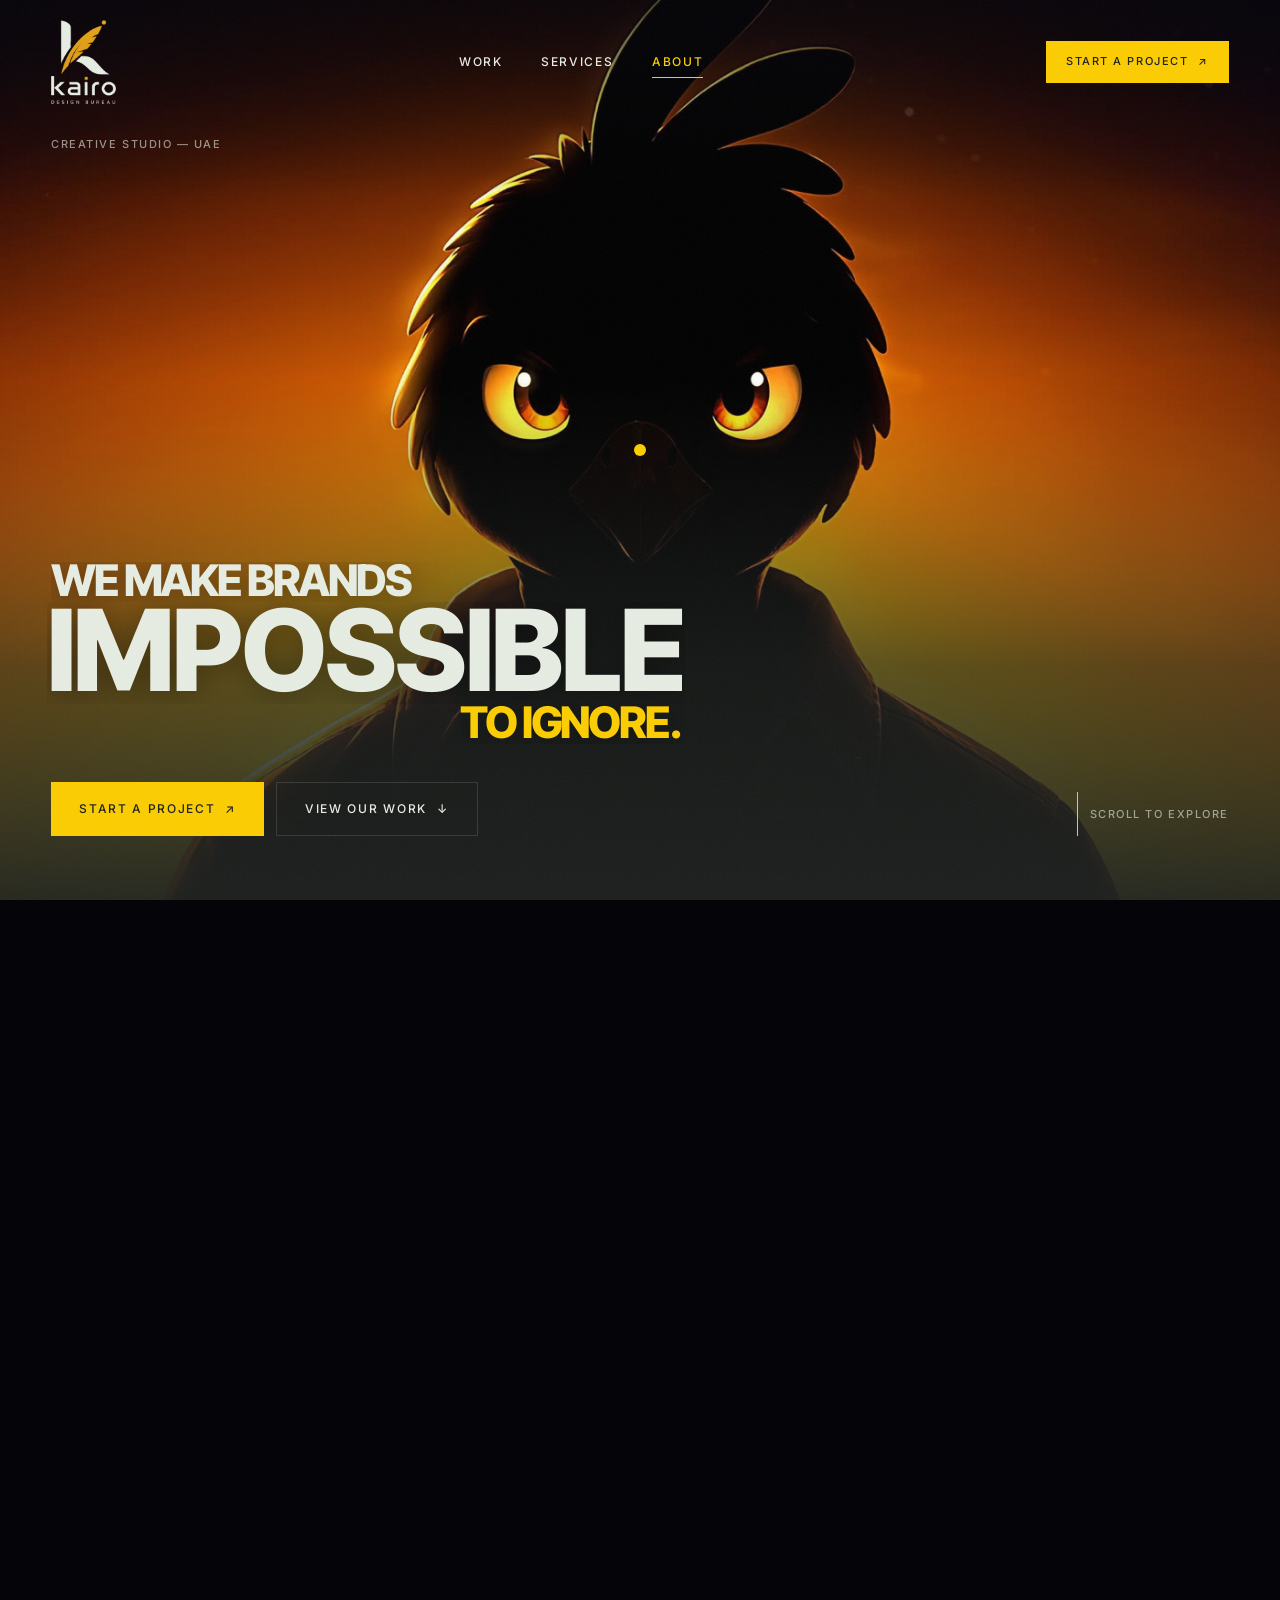
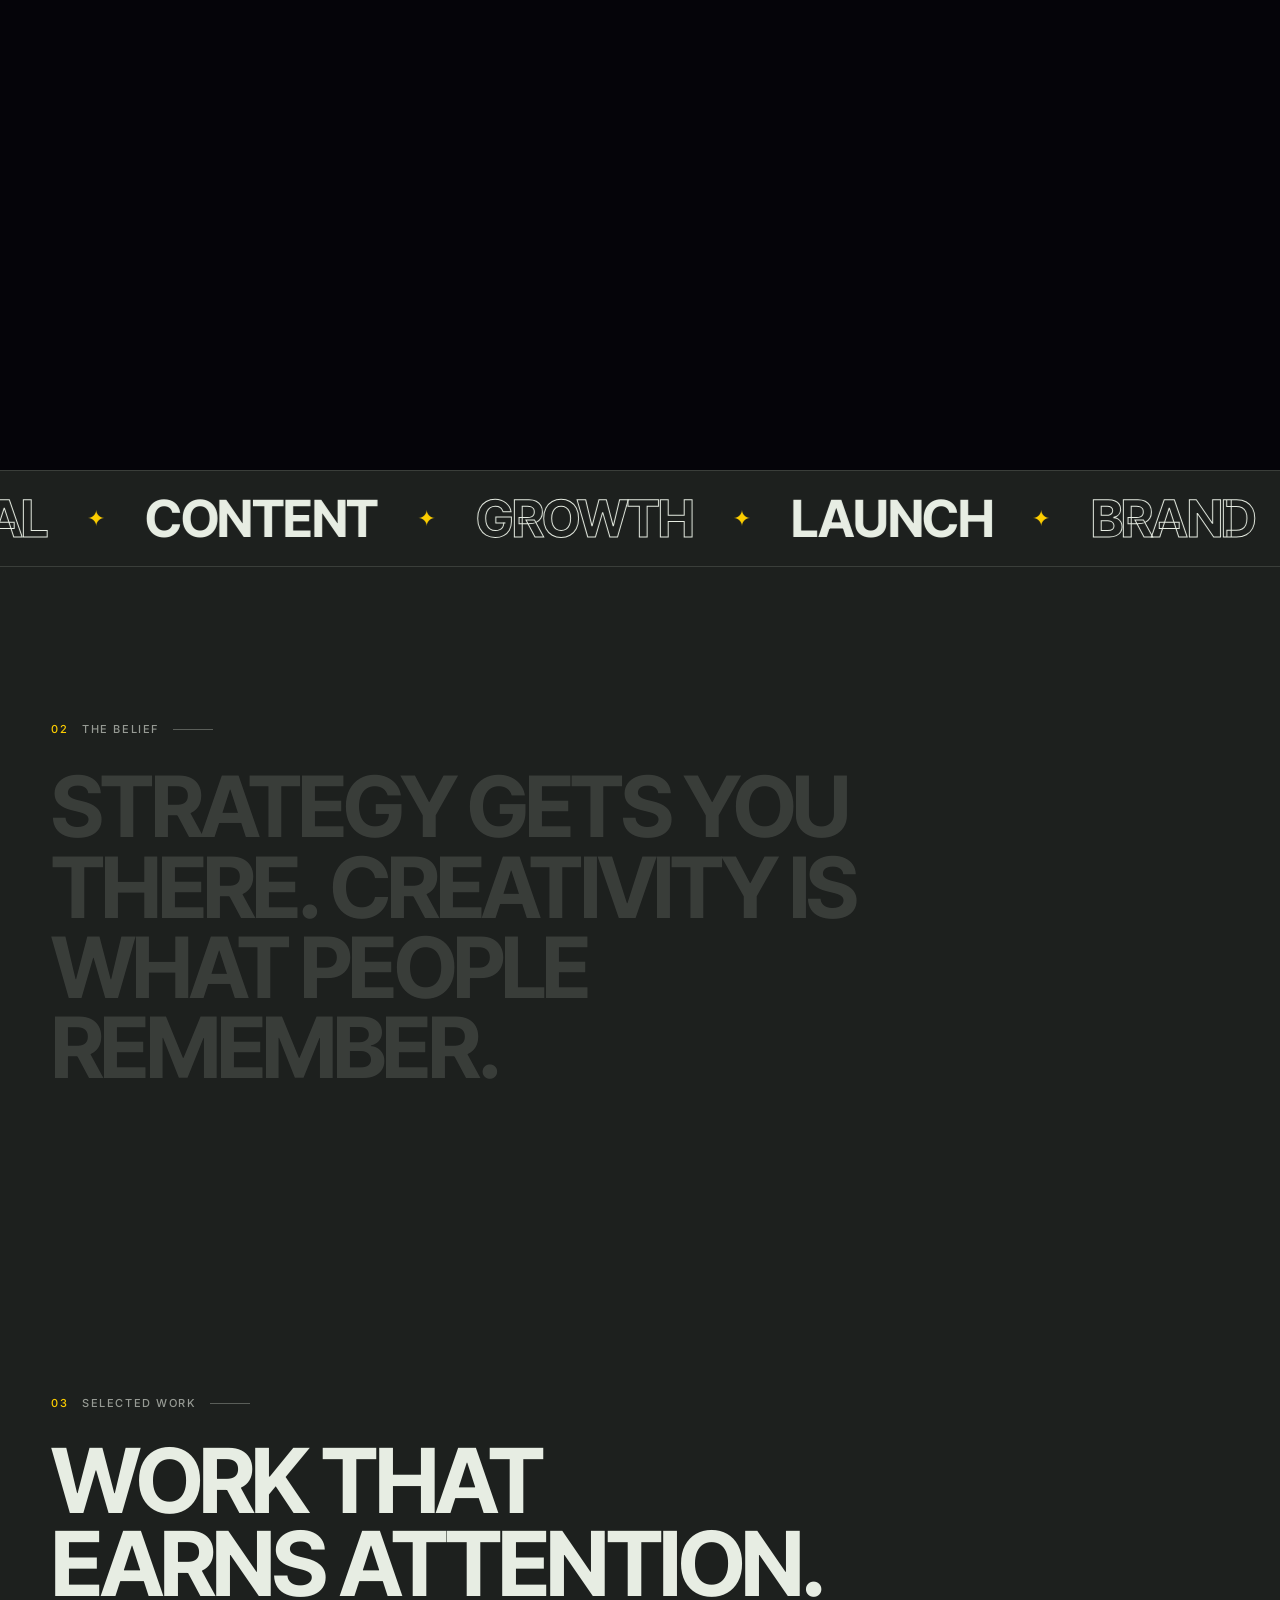
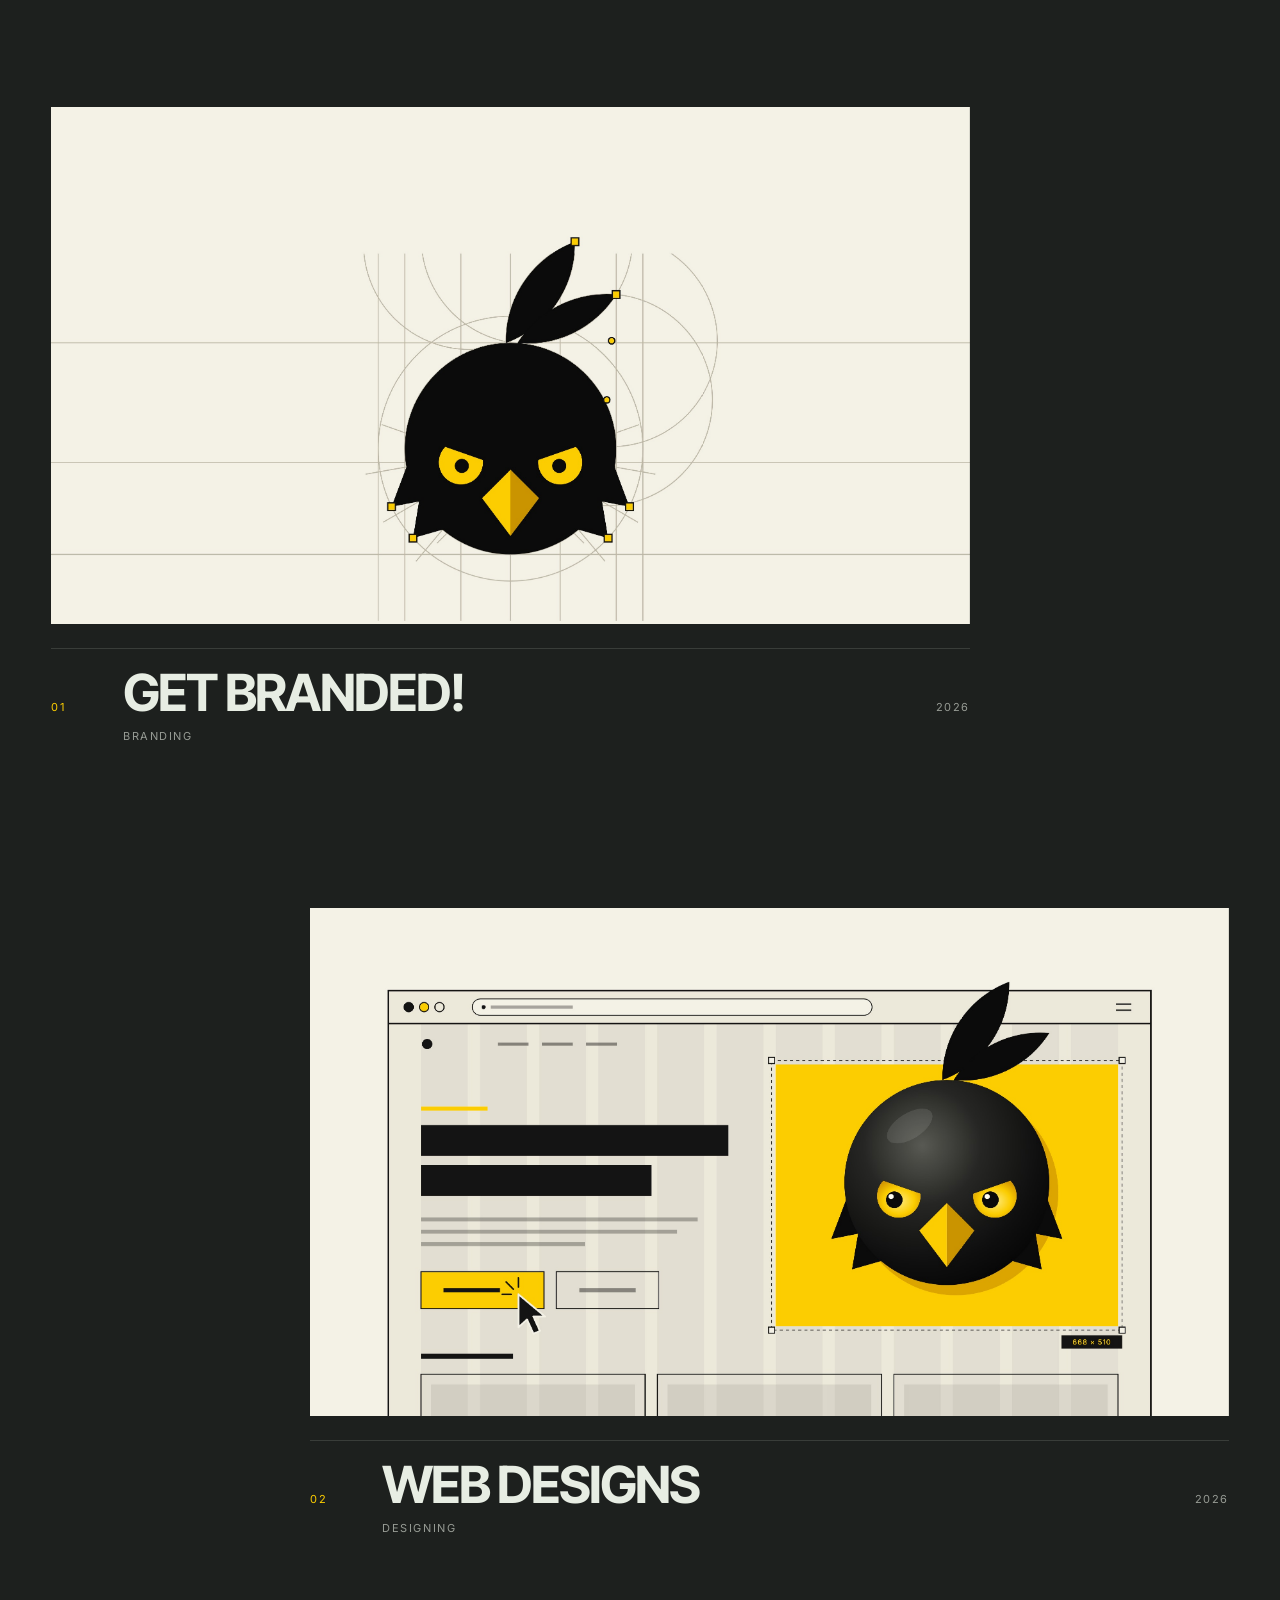
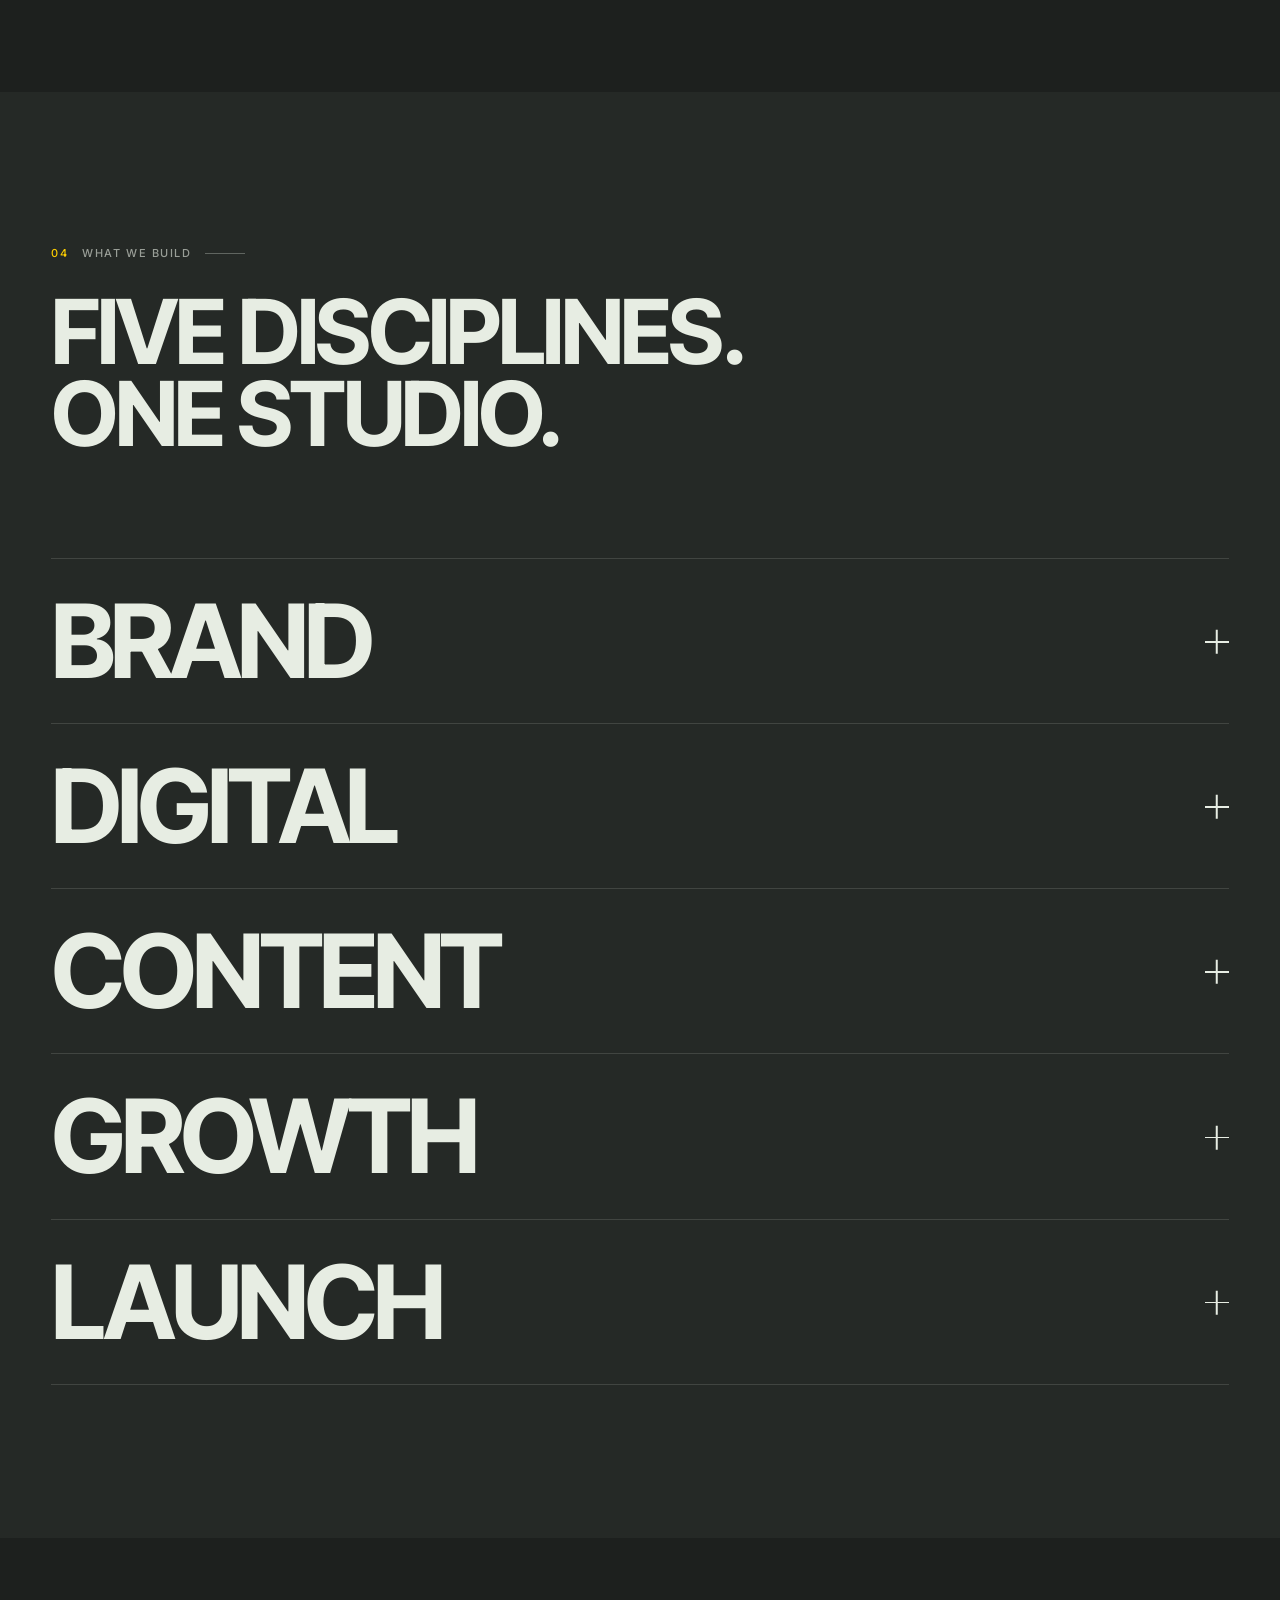
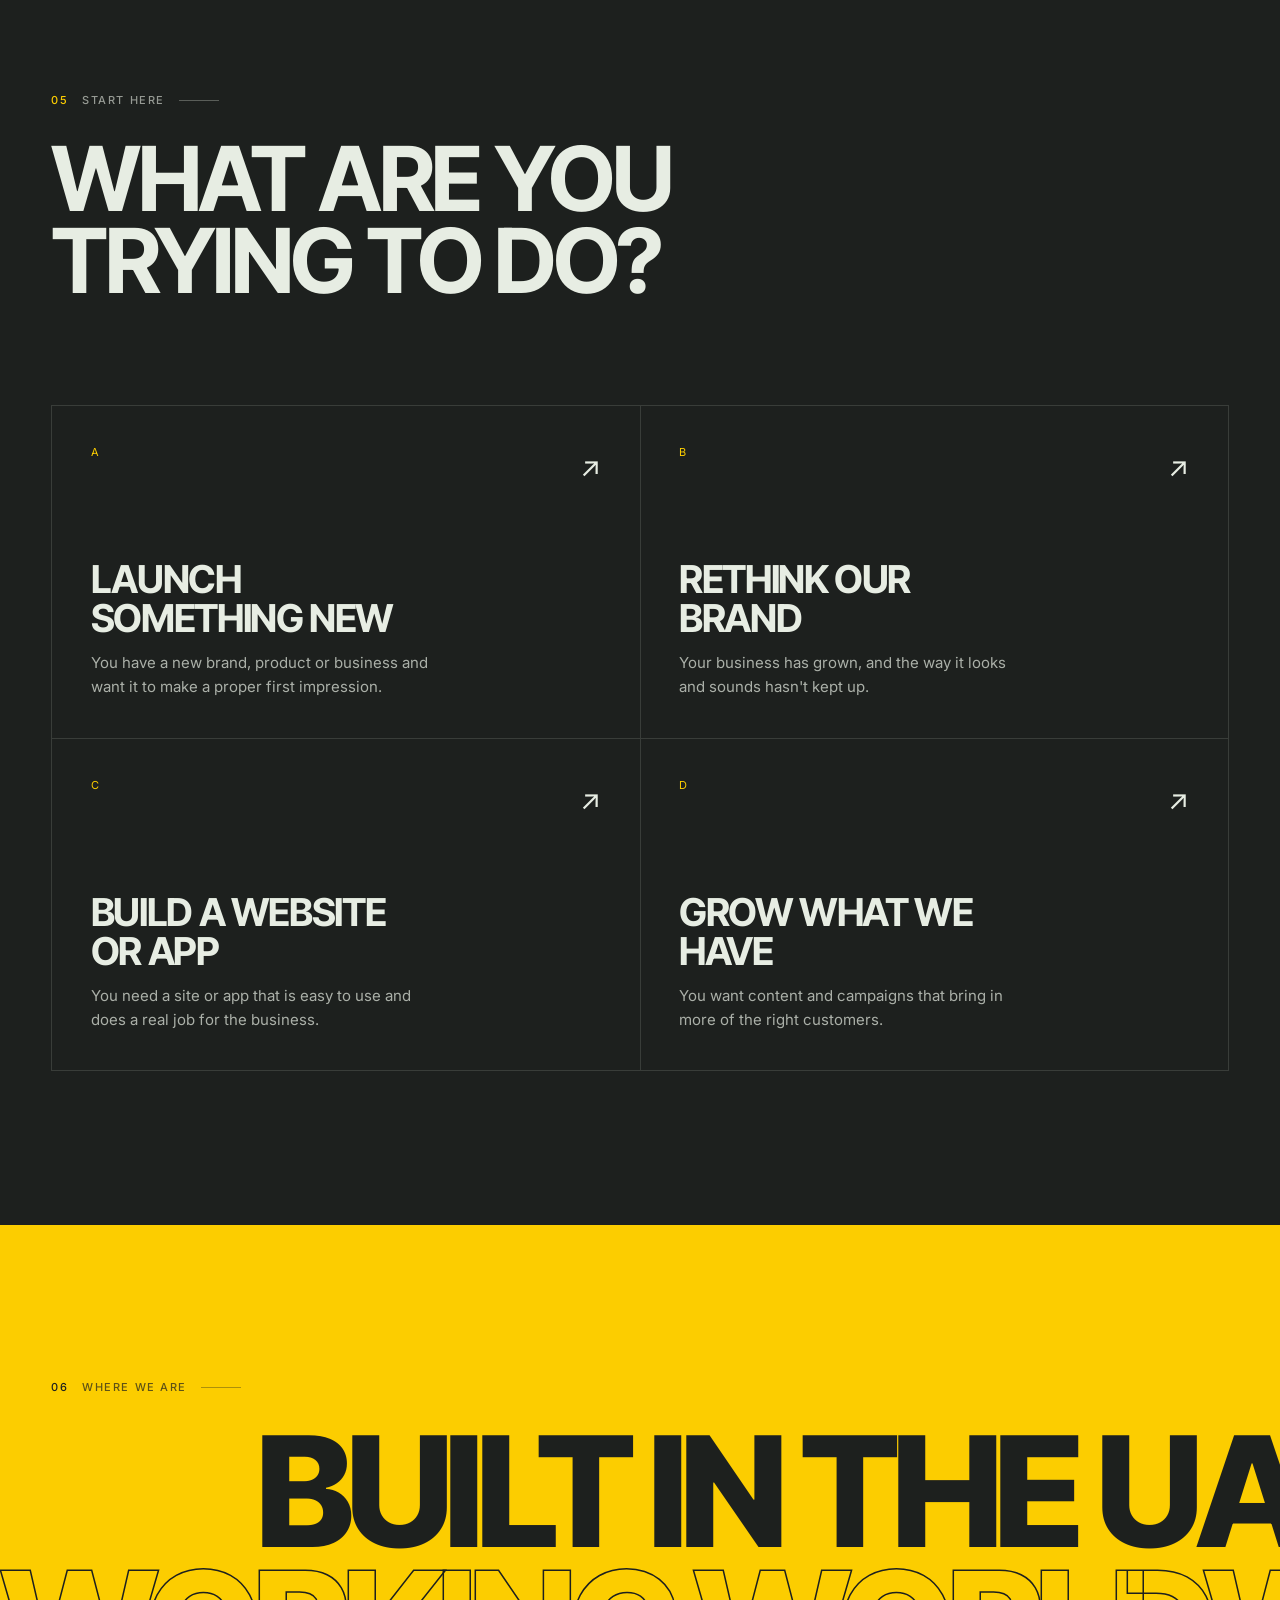
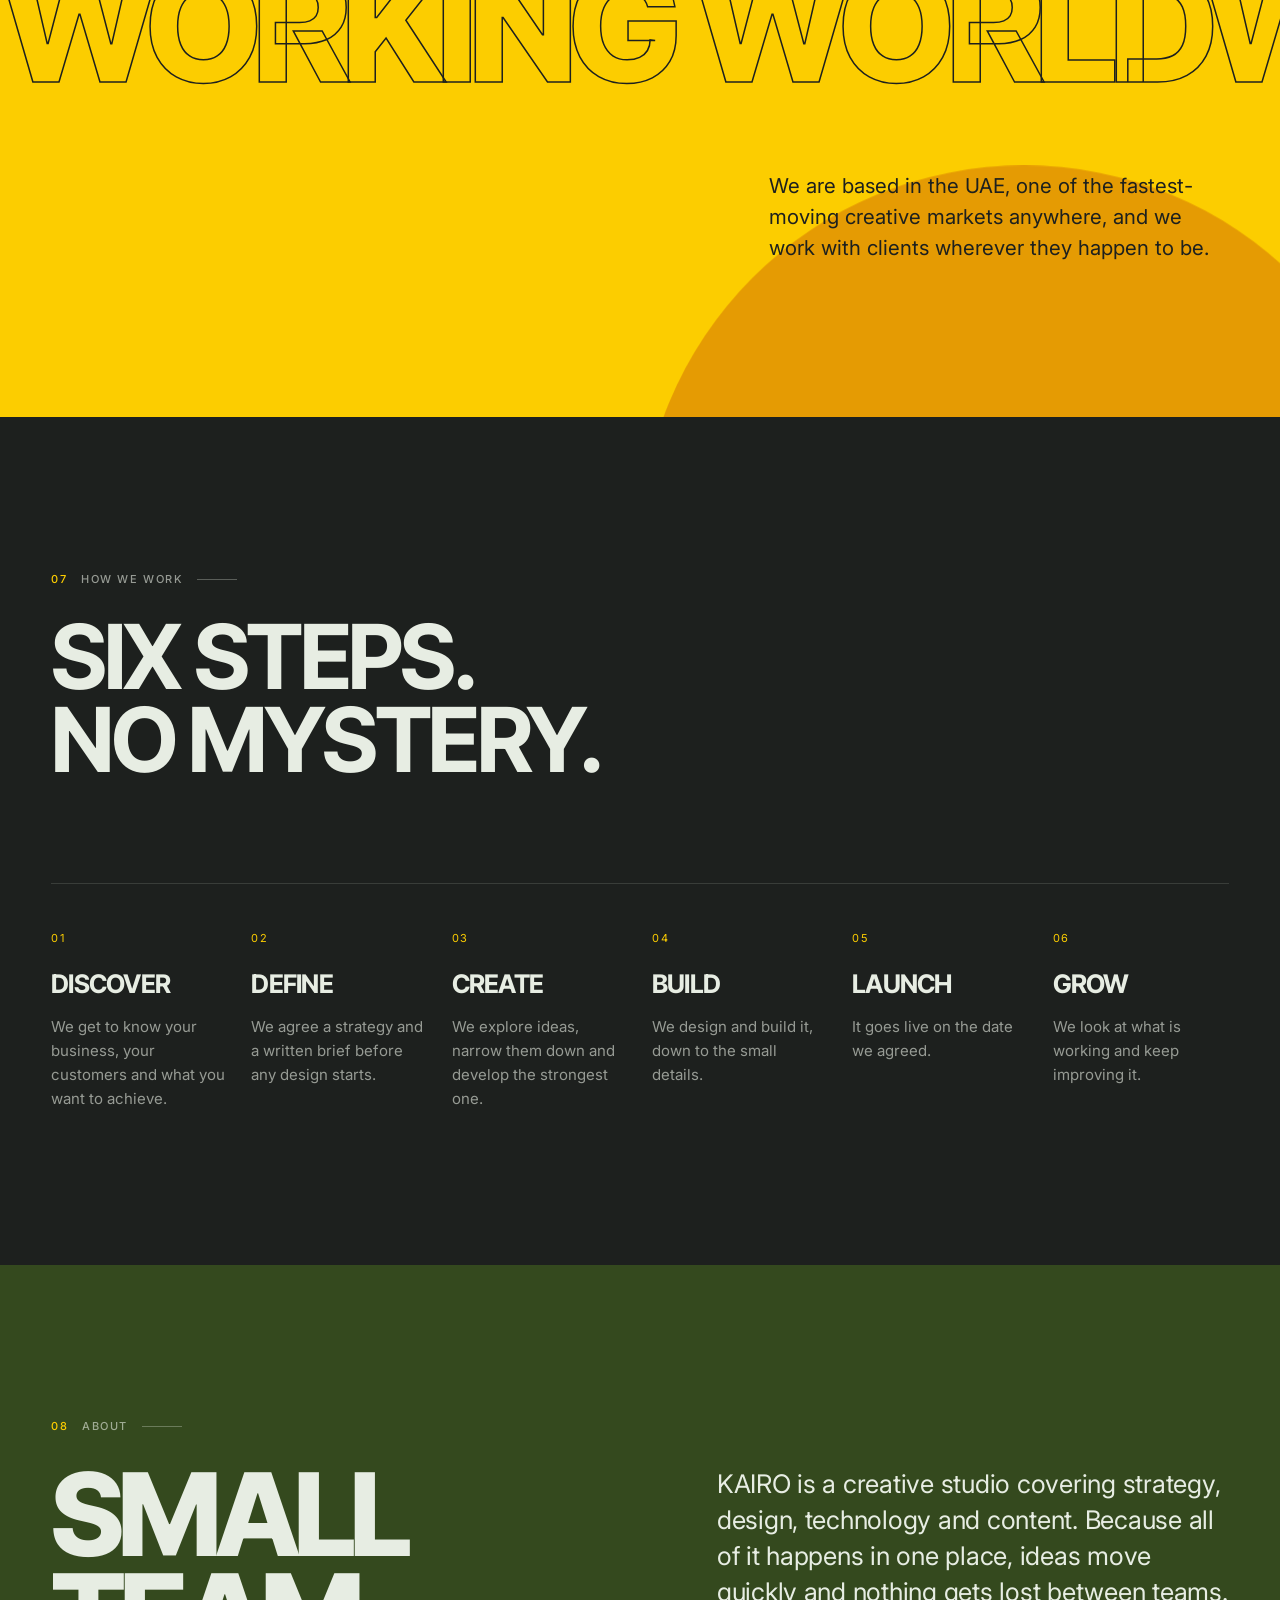
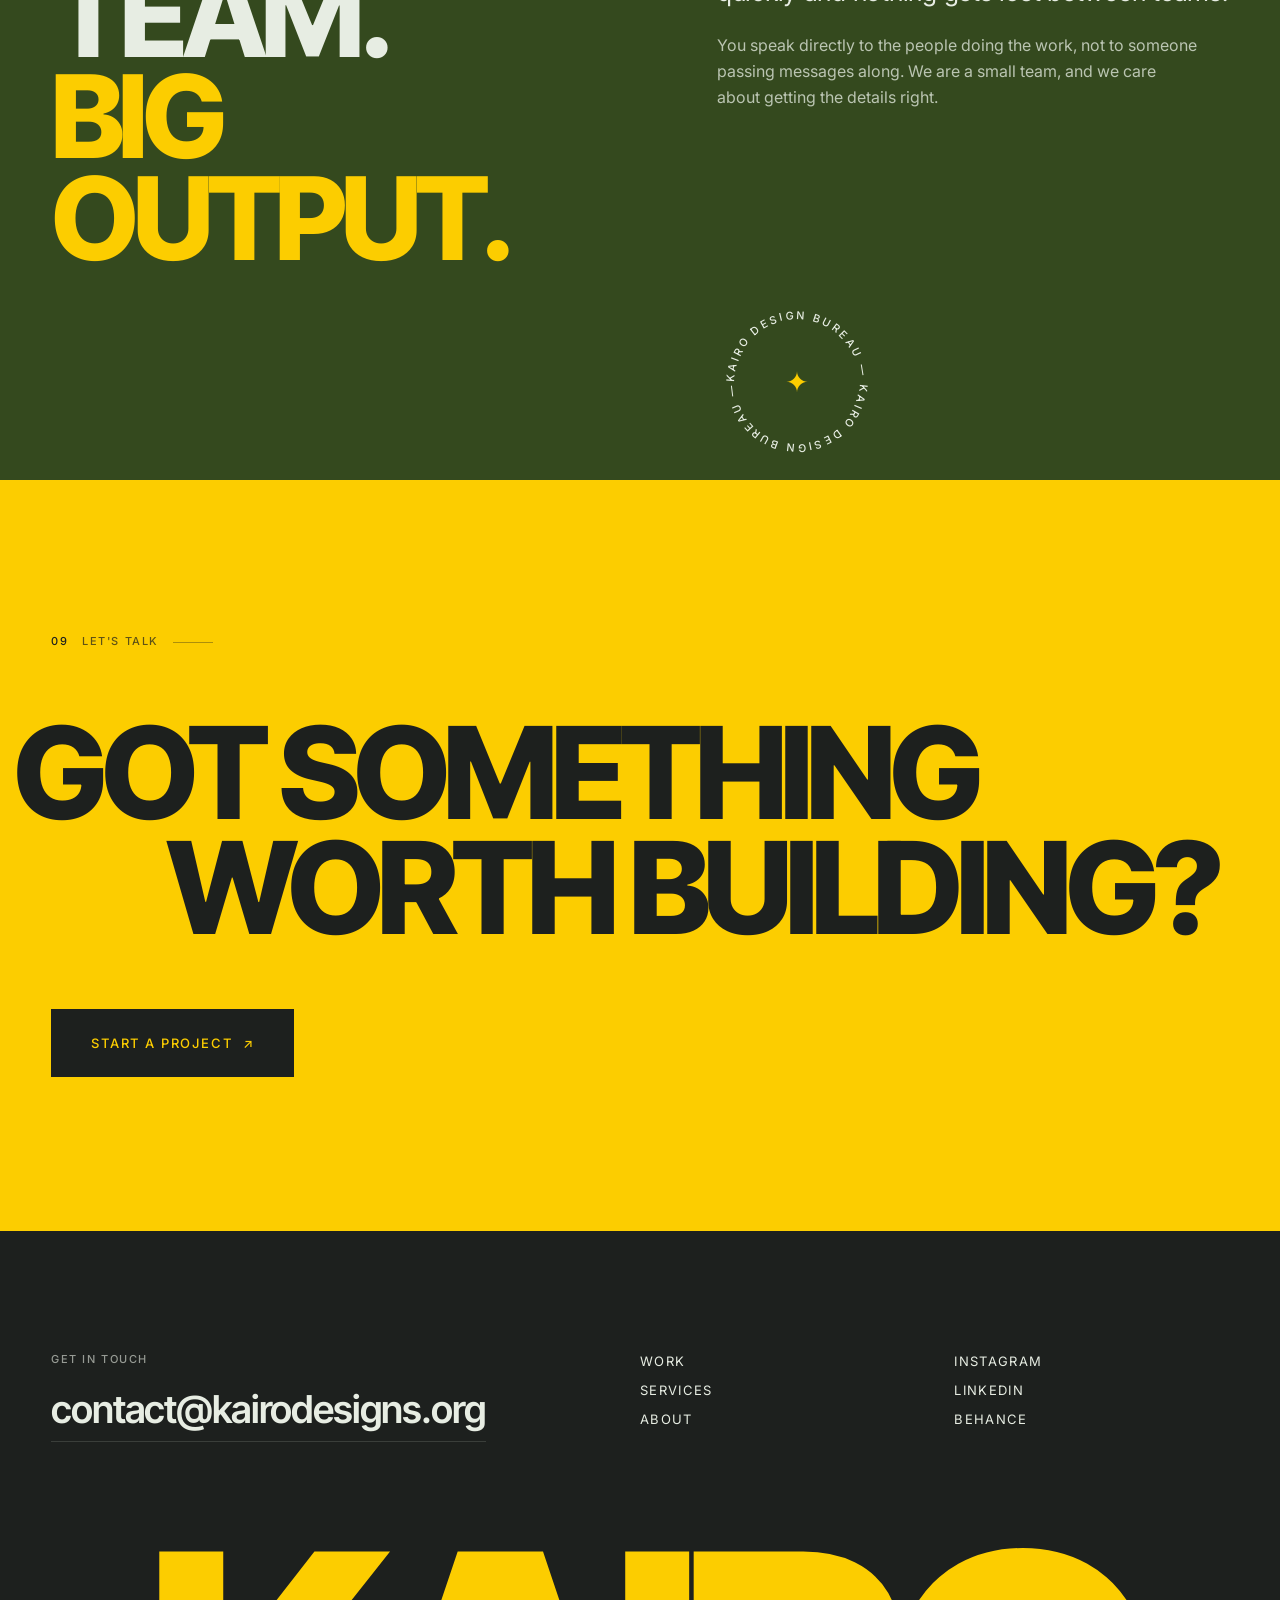
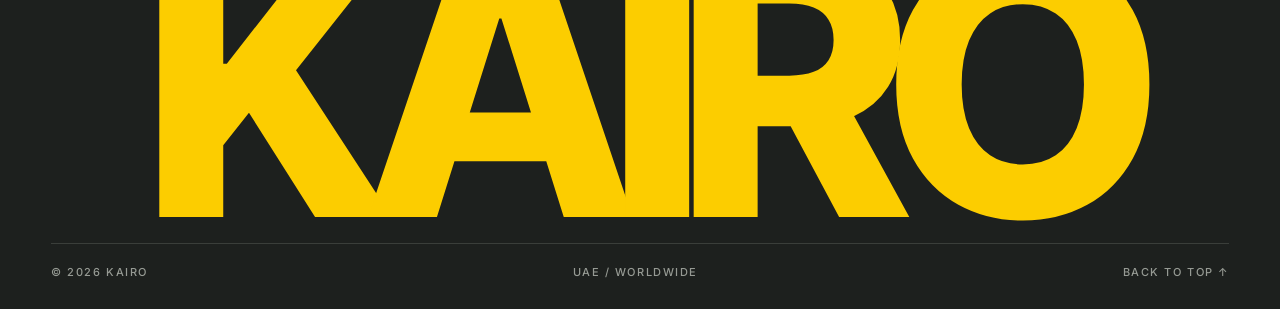
<file: index.html>
<!DOCTYPE html>
<html lang="en">
<head>
  <meta charset="UTF-8" />
  <meta name="viewport" content="width=device-width, initial-scale=1" />
  <title>KAIRO — Creative Studio, UAE</title>
  <meta name="description" content="KAIRO is a creative studio in the UAE. We design brands, websites and content, and help new businesses launch." />
  <meta name="theme-color" content="#1D201E" />

  <meta property="og:type" content="website" />
  <meta property="og:title" content="KAIRO — Creative Studio, UAE" />
  <meta property="og:description" content="We make brands impossible to ignore. Brand, digital, content, growth and launch." />

  <script>try{history.scrollRestoration="manual";if(sessionStorage.getItem("kairo-pt")==="1")document.documentElement.classList.add("pt-arrive")}catch(e){}</script>
  <link rel="icon" type="image/svg+xml" href="favicon.svg" />
  <link rel="preconnect" href="https://fonts.googleapis.com" />
  <link rel="preconnect" href="https://fonts.gstatic.com" crossorigin />
  <link href="https://fonts.googleapis.com/css2?family=Inter+Tight:wght@500;600;700;800&family=Inter:wght@400;500&display=swap" rel="stylesheet" />
  <link rel="preload" href="media/kairo-hero-poster.jpg" as="image" />
  <link rel="stylesheet" href="css/style.css" />
</head>
<body>
  <a class="skip" href="#main">Skip to content</a>

  <!-- Intro loader -->
  <div class="loader" aria-hidden="true">
    <div class="loader__word"><span>K</span><span>A</span><span>I</span><span>R</span><span>O</span></div>
    <div class="loader__bar"><i></i></div>
  </div>

  <!-- Cursor (desktop only) -->
  <div class="cursor" aria-hidden="true"><span class="cursor__label"></span></div>

  <!-- Header -->
  <header class="header" id="top">
    <a href="#top" class="logo" aria-label="Kairo Design Bureau — back to top"><img src="media/kairo-logo-light.png" alt="Kairo Design Bureau" width="185" height="240" /></a>
    <nav class="nav" aria-label="Primary">
      <a href="#work" class="nav__link">Work</a>
      <a href="#services" class="nav__link">Services</a>
      <a href="#about" class="nav__link">About</a>
    </nav>
    <button class="btn btn--gold btn--sm header__cta" data-open-form data-cursor="Let's talk">Start a project <span aria-hidden="true">↗</span></button>
    <button class="menu-toggle" aria-label="Open menu" aria-expanded="false" aria-controls="mobile-menu">
      <span></span><span></span>
    </button>
  </header>

  <!-- Mobile menu -->
  <div class="mobile-menu" id="mobile-menu" hidden>
    <nav aria-label="Mobile">
      <a href="#work"><em>01</em>Work</a>
      <a href="#services"><em>02</em>Services</a>
      <a href="#about"><em>03</em>About</a>
    </nav>
    <button class="btn btn--gold" data-open-form>Start a project <span aria-hidden="true">↗</span></button>
    <p class="meta">Creative studio — UAE / Worldwide</p>
  </div>

  <main id="main">

    <!-- 01 HERO — pinned while the character closes its eyes -->
    <section class="hero" aria-label="Introduction">
      <div class="hero__stage">
        <div class="hero__media" aria-hidden="true">
          <video class="hero__video" poster="media/kairo-hero-poster.jpg"
                 data-src="media/kairo-hero-1920.mp4" data-src-hd="media/kairo-hero-2560.mp4"
                 muted playsinline preload="auto" disablepictureinpicture></video>
        </div>
        <div class="hero__shade" aria-hidden="true"></div>

        <div class="hero__content">
          <div class="hero__meta hero__meta--tl meta">Creative Studio — UAE</div>

          <h1 class="hero__title">
            <span class="line"><span>We make brands</span></span>
            <span class="line line--xl"><span>Impossible</span></span>
            <span class="line line--right"><span>to ignore.</span></span>
          </h1>

          <div class="hero__actions">
            <button class="btn btn--gold" data-open-form data-cursor="Let's talk">Start a project <span aria-hidden="true">↗</span></button>
            <a href="#work" class="btn btn--ghost" data-cursor="Explore">View our work <span aria-hidden="true">↓</span></a>
          </div>

          <a href="#statement" class="hero__scroll meta" aria-label="Scroll to explore">
            <i aria-hidden="true"></i>Scroll to explore
          </a>
        </div>
      </div>
    </section>

    <!-- Marquee -->
    <div class="marquee" aria-hidden="true">
      <div class="marquee__track">
        <span>Brand</span><b>✦</b><span>Digital</span><b>✦</b><span>Content</span><b>✦</b><span>Growth</span><b>✦</b><span>Launch</span><b>✦</b>
        <span>Brand</span><b>✦</b><span>Digital</span><b>✦</b><span>Content</span><b>✦</b><span>Growth</span><b>✦</b><span>Launch</span><b>✦</b>
      </div>
    </div>

    <!-- 02 STATEMENT -->
    <section class="statement section" id="statement">
      <p class="label"><span>02</span> The belief</p>
      <h2 class="statement__text" data-words>
        Strategy gets you there. <em>Creativity is what people remember.</em>
      </h2>
    </section>

    <!-- 03 WORK -->
    <section class="work section" id="work">
      <div class="section__head">
        <p class="label"><span>03</span> Selected work</p>
        <h2 class="h2 reveal">Work that<br />earns attention.</h2>
      </div>

      <article class="project reveal" data-cursor="View">
        <a href="branding.html" class="project__link" aria-label="Get Branded! — see the projects">
          <div class="project__media project__media--1">
            <div class="art" data-speed="-0.12" aria-hidden="true">
              <img src="images/home/branding.jpg" alt="" style="width:100%;height:100%;object-fit:cover;display:block" />
            </div>
          </div>
          <div class="project__info">
            <span class="project__num">01</span>
            <h3 class="project__title">Get Branded!</h3>
            <p class="project__tags">Branding</p>
            <span class="project__year">2026</span>
          </div>
        </a>
      </article>

      <article class="project project--alt reveal" data-cursor="View">
        <a href="web-design.html" class="project__link" aria-label="Web Designs — see the projects">
          <div class="project__media project__media--2">
            <div class="art" data-speed="-0.12" aria-hidden="true">
                            <img src="images/home/web.jpg" alt="" style="width:100%;height:100%;object-fit:cover;display:block" />
            </div>
          </div>
          <div class="project__info">
            <span class="project__num">02</span>
            <h3 class="project__title">Web Designs</h3>
            <p class="project__tags">Designing</p>
            <span class="project__year">2026</span>
          </div>
        </a>
      </article>

    </section>

    <!-- 04 SERVICES -->
    <section class="services section" id="services">
      <div class="section__head">
        <p class="label"><span>04</span> What we build</p>
        <h2 class="h2 reveal">Five disciplines.<br />One studio.</h2>
      </div>

      <ul class="svc">
        <li class="svc__item reveal">
          <button class="svc__row" aria-expanded="false" data-cursor="Explore">
            <span class="svc__name">Brand</span><span class="svc__icon" aria-hidden="true"></span>
          </button>
          <div class="svc__body"><div>
            <p>Positioning, naming, identity design and brand guidelines. Get these right, and everything you make afterwards is easier to recognise as yours.</p>
            <p class="meta">Strategy · Identity · Guidelines · Packaging</p>
          </div></div>
        </li>
        <li class="svc__item reveal">
          <button class="svc__row" aria-expanded="false" data-cursor="Explore">
            <span class="svc__name">Digital</span><span class="svc__icon" aria-hidden="true"></span>
          </button>
          <div class="svc__body"><div>
            <p>Websites, apps and interfaces, designed around the people who will use them and built to work properly on every screen.</p>
            <p class="meta">UX / UI · Websites · Product design · Prototyping</p>
          </div></div>
        </li>
        <li class="svc__item reveal">
          <button class="svc__row" aria-expanded="false" data-cursor="Explore">
            <span class="svc__name">Content</span><span class="svc__icon" aria-hidden="true"></span>
          </button>
          <div class="svc__body"><div>
            <p>Campaign ideas, motion, 3D and social content. We help you decide what to say, then make the work that says it.</p>
            <p class="meta">Campaigns · Motion · 3D · Social</p>
          </div></div>
        </li>
        <li class="svc__item reveal">
          <button class="svc__row" aria-expanded="false" data-cursor="Explore">
            <span class="svc__name">Growth</span><span class="svc__icon" aria-hidden="true"></span>
          </button>
          <div class="svc__body"><div>
            <p>Ads, landing pages and testing with one aim: turning people who notice you into customers, in numbers you can track.</p>
            <p class="meta">Performance creative · Landing pages · CRO</p>
          </div></div>
        </li>
        <li class="svc__item reveal">
          <button class="svc__row" aria-expanded="false" data-cursor="Explore">
            <span class="svc__name">Launch</span><span class="svc__icon" aria-hidden="true"></span>
          </button>
          <div class="svc__body"><div>
            <p>Launch plans and launch material for new brands, products and businesses. We can stay with you from the first idea to the first sale.</p>
            <p class="meta">Go-to-market · Launch campaigns · Rollout</p>
          </div></div>
        </li>
      </ul>
    </section>

    <!-- 05 PATHS -->
    <section class="paths section">
      <div class="section__head">
        <p class="label"><span>05</span> Start here</p>
        <h2 class="h2 reveal">What are you<br />trying to do?</h2>
      </div>
      <div class="paths__grid">
        <button class="path reveal" data-open-form data-need="Launch" data-cursor="Let's talk">
          <span class="path__num">A</span>
          <span class="path__title">Launch something new</span>
          <span class="path__desc">You have a new brand, product or business and want it to make a proper first impression.</span>
          <span class="path__arrow" aria-hidden="true">↗</span>
        </button>
        <button class="path reveal" data-open-form data-need="Brand" data-cursor="Let's talk">
          <span class="path__num">B</span>
          <span class="path__title">Rethink our brand</span>
          <span class="path__desc">Your business has grown, and the way it looks and sounds hasn't kept up.</span>
          <span class="path__arrow" aria-hidden="true">↗</span>
        </button>
        <button class="path reveal" data-open-form data-need="Digital" data-cursor="Let's talk">
          <span class="path__num">C</span>
          <span class="path__title">Build a website or app</span>
          <span class="path__desc">You need a site or app that is easy to use and does a real job for the business.</span>
          <span class="path__arrow" aria-hidden="true">↗</span>
        </button>
        <button class="path reveal" data-open-form data-need="Growth" data-cursor="Let's talk">
          <span class="path__num">D</span>
          <span class="path__title">Grow what we have</span>
          <span class="path__desc">You want content and campaigns that bring in more of the right customers.</span>
          <span class="path__arrow" aria-hidden="true">↗</span>
        </button>
      </div>
    </section>

    <!-- 06 UAE -->
    <section class="uae" aria-label="Built in the UAE">
      <div class="uae__sun" data-speed="-0.25" aria-hidden="true"></div>
      <p class="label label--dark"><span>06</span> Where we are</p>
      <h2 class="uae__title">
        <span class="uae__row" data-shift="-1">Built in the UAE.</span>
        <span class="uae__row uae__row--outline" data-shift="1">Working worldwide.</span>
      </h2>
      <p class="uae__copy reveal">We are based in the UAE, one of the fastest-moving creative markets anywhere, and we work with clients wherever they happen to be.</p>
    </section>

    <!-- 07 PROCESS -->
    <section class="process section">
      <div class="section__head">
        <p class="label"><span>07</span> How we work</p>
        <h2 class="h2 reveal">Six steps.<br />No mystery.</h2>
      </div>
      <div class="process__line" aria-hidden="true"><i></i></div>
      <ol class="process__list">
        <li class="reveal"><span>01</span><h3>Discover</h3><p>We get to know your business, your customers and what you want to achieve.</p></li>
        <li class="reveal"><span>02</span><h3>Define</h3><p>We agree a strategy and a written brief before any design starts.</p></li>
        <li class="reveal"><span>03</span><h3>Create</h3><p>We explore ideas, narrow them down and develop the strongest one.</p></li>
        <li class="reveal"><span>04</span><h3>Build</h3><p>We design and build it, down to the small details.</p></li>
        <li class="reveal"><span>05</span><h3>Launch</h3><p>It goes live on the date we agreed.</p></li>
        <li class="reveal"><span>06</span><h3>Grow</h3><p>We look at what is working and keep improving it.</p></li>
      </ol>
    </section>

    <!-- 08 ABOUT -->
    <section class="about section" id="about">
      <div class="about__grid">
        <div>
          <p class="label"><span>08</span> About</p>
          <h2 class="about__title reveal">Small team.<br /><em>Big output.</em></h2>
        </div>
        <div class="about__copy">
          <p class="lead reveal">KAIRO is a creative studio covering strategy, design, technology and content. Because all of it happens in one place, ideas move quickly and nothing gets lost between teams.</p>
          <p class="reveal">You speak directly to the people doing the work, not to someone passing messages along. We are a small team, and we care about getting the details right.</p>
          <div class="about__stamp" data-speed="-0.2" aria-hidden="true">
            <svg viewBox="0 0 200 200"><defs><path id="circ" d="M100,100 m-78,0 a78,78 0 1,1 156,0 a78,78 0 1,1 -156,0" /></defs>
              <text><textPath href="#circ" textLength="488" lengthAdjust="spacing">KAIRO DESIGN BUREAU — KAIRO DESIGN BUREAU — </textPath></text></svg>
            <span>✦</span>
          </div>
        </div>
      </div>
    </section>

    <!-- 09 CTA -->
    <section class="cta" aria-label="Start a project">
      <p class="label label--dark"><span>09</span> Let's talk</p>
      <h2 class="cta__title">
        <span data-speed="0.12" data-axis="x">Got something</span>
        <span data-speed="-0.12" data-axis="x">worth building?</span>
      </h2>
      <button class="btn btn--dark btn--lg" data-open-form data-cursor="Let's talk">Start a project <span aria-hidden="true">↗</span></button>
    </section>
  </main>

  <!-- FOOTER -->
  <footer class="footer">
    <div class="footer__top">
      <div>
        <p class="meta">Get in touch</p>
        <a class="footer__mail" data-email href="mailto:contact@kairodesigns.org">contact@kairodesigns.org</a>
      </div>
      <nav class="footer__nav" aria-label="Footer">
        <a href="#work">Work</a><a href="#services">Services</a><a href="#about">About</a>
      </nav>
      <nav class="footer__nav" aria-label="Social">
                <a href="https://www.instagram.com/kairodesigns.ae/" target="_blank" rel="noopener">Instagram</a><a href="https://www.linkedin.com/company/143366037/" target="_blank" rel="noopener">LinkedIn</a><a href="https://www.behance.net/kairodesignsbureau/projects" target="_blank" rel="noopener">Behance</a>
      </nav>
    </div>
    <div class="footer__word reveal" aria-hidden="true"><span>KAIRO</span></div>
    <div class="footer__bottom meta">
      <span>© <span data-year>2026</span> KAIRO</span>
      <span>UAE / Worldwide</span>
      <a href="#top">Back to top ↑</a>
    </div>
  </footer>

  <!-- START A PROJECT (multi-step form) -->
  <div class="brief" role="dialog" aria-modal="true" aria-labelledby="brief-title" hidden>
    <div class="brief__panel">
      <header class="brief__head">
        <p class="meta" id="brief-title">Start a project</p>
        <p class="meta brief__count"><span data-step-now>1</span> / <span data-step-total>5</span></p>
        <button class="brief__close" aria-label="Close">✕</button>
      </header>
      <div class="brief__progress" aria-hidden="true"><i></i></div>

      <form class="brief__form" novalidate>
        <fieldset class="step is-active" data-step="1">
          <legend>What do you need?</legend>
          <p class="step__hint">Pick as many as you like.</p>
          <div class="chips">
            <label><input type="checkbox" name="need" value="Brand" /><span>Brand</span></label>
            <label><input type="checkbox" name="need" value="Digital" /><span>Digital</span></label>
            <label><input type="checkbox" name="need" value="Content" /><span>Content</span></label>
            <label><input type="checkbox" name="need" value="Growth" /><span>Growth</span></label>
            <label><input type="checkbox" name="need" value="Launch" /><span>Launch</span></label>
            <label><input type="checkbox" name="need" value="Not sure yet" /><span>Not sure yet</span></label>
          </div>
        </fieldset>

        <fieldset class="step" data-step="2">
          <legend>Tell us about your business.</legend>
          <div class="fields">
            <label class="field"><span>Company / project name *</span><input name="business" required autocomplete="organization" /></label>
            <label class="field"><span>Industry</span><input name="industry" /></label>
            <label class="field"><span>Website or social link</span><input name="website" type="url" placeholder="https://" /></label>
          </div>
        </fieldset>

        <fieldset class="step" data-step="3">
          <legend>What are you hoping to achieve?</legend>
          <div class="fields">
            <label class="field"><span>Your goals *</span><textarea name="goals" rows="4" required placeholder="For example: launch a new product early next year and get it known in the UAE"></textarea></label>
          </div>
        </fieldset>

        <fieldset class="step" data-step="4">
          <legend>Budget & timeline.</legend>
          <p class="step__hint">Budget (AED)</p>
          <div class="chips">
            <label><input type="radio" name="budget" value="5–10K AED" /><span>5–10K</span></label>
            <label><input type="radio" name="budget" value="10–25K AED" /><span>10–25K</span></label>
            <label><input type="radio" name="budget" value="25–50K AED" /><span>25–50K</span></label>
            <label><input type="radio" name="budget" value="50K+ AED" /><span>50K+</span></label>
            <label><input type="radio" name="budget" value="Not sure yet" /><span>Not sure yet</span></label>
          </div>
          <p class="step__hint">Timeline</p>
          <div class="chips">
            <label><input type="radio" name="timeline" value="ASAP" /><span>ASAP</span></label>
            <label><input type="radio" name="timeline" value="1–3 months" /><span>1–3 months</span></label>
            <label><input type="radio" name="timeline" value="3–6 months" /><span>3–6 months</span></label>
            <label><input type="radio" name="timeline" value="Flexible" /><span>Flexible</span></label>
          </div>
        </fieldset>

        <fieldset class="step" data-step="5">
          <legend>Finally, who are we talking to?</legend>
          <div class="fields">
            <label class="field"><span>Anything else we should know?</span><textarea name="description" rows="3"></textarea></label>
            <label class="field"><span>Your name *</span><input name="name" required autocomplete="name" /></label>
            <label class="field"><span>Email *</span><input name="email" type="email" required autocomplete="email" /></label>
            <label class="field"><span>Phone / WhatsApp</span><input name="phone" type="tel" autocomplete="tel" /></label>
          </div>
        </fieldset>

        <div class="step step--done" data-step="done">
          <p class="brief__done">Thank you.</p>
          <p class="step__hint">Your brief has reached us. We will be in touch soon.</p>
        </div>

        <p class="brief__error" role="alert"></p>

        <footer class="brief__nav">
          <button type="button" class="btn btn--ghost" data-prev>← Back</button>
          <button type="button" class="btn btn--gold" data-next>Next →</button>
          <button type="submit" class="btn btn--gold" data-submit>Send brief ↗</button>
        </footer>
      </form>
    </div>
  </div>

  <script src="js/main.js" defer></script>
</body>
</html>
</file>
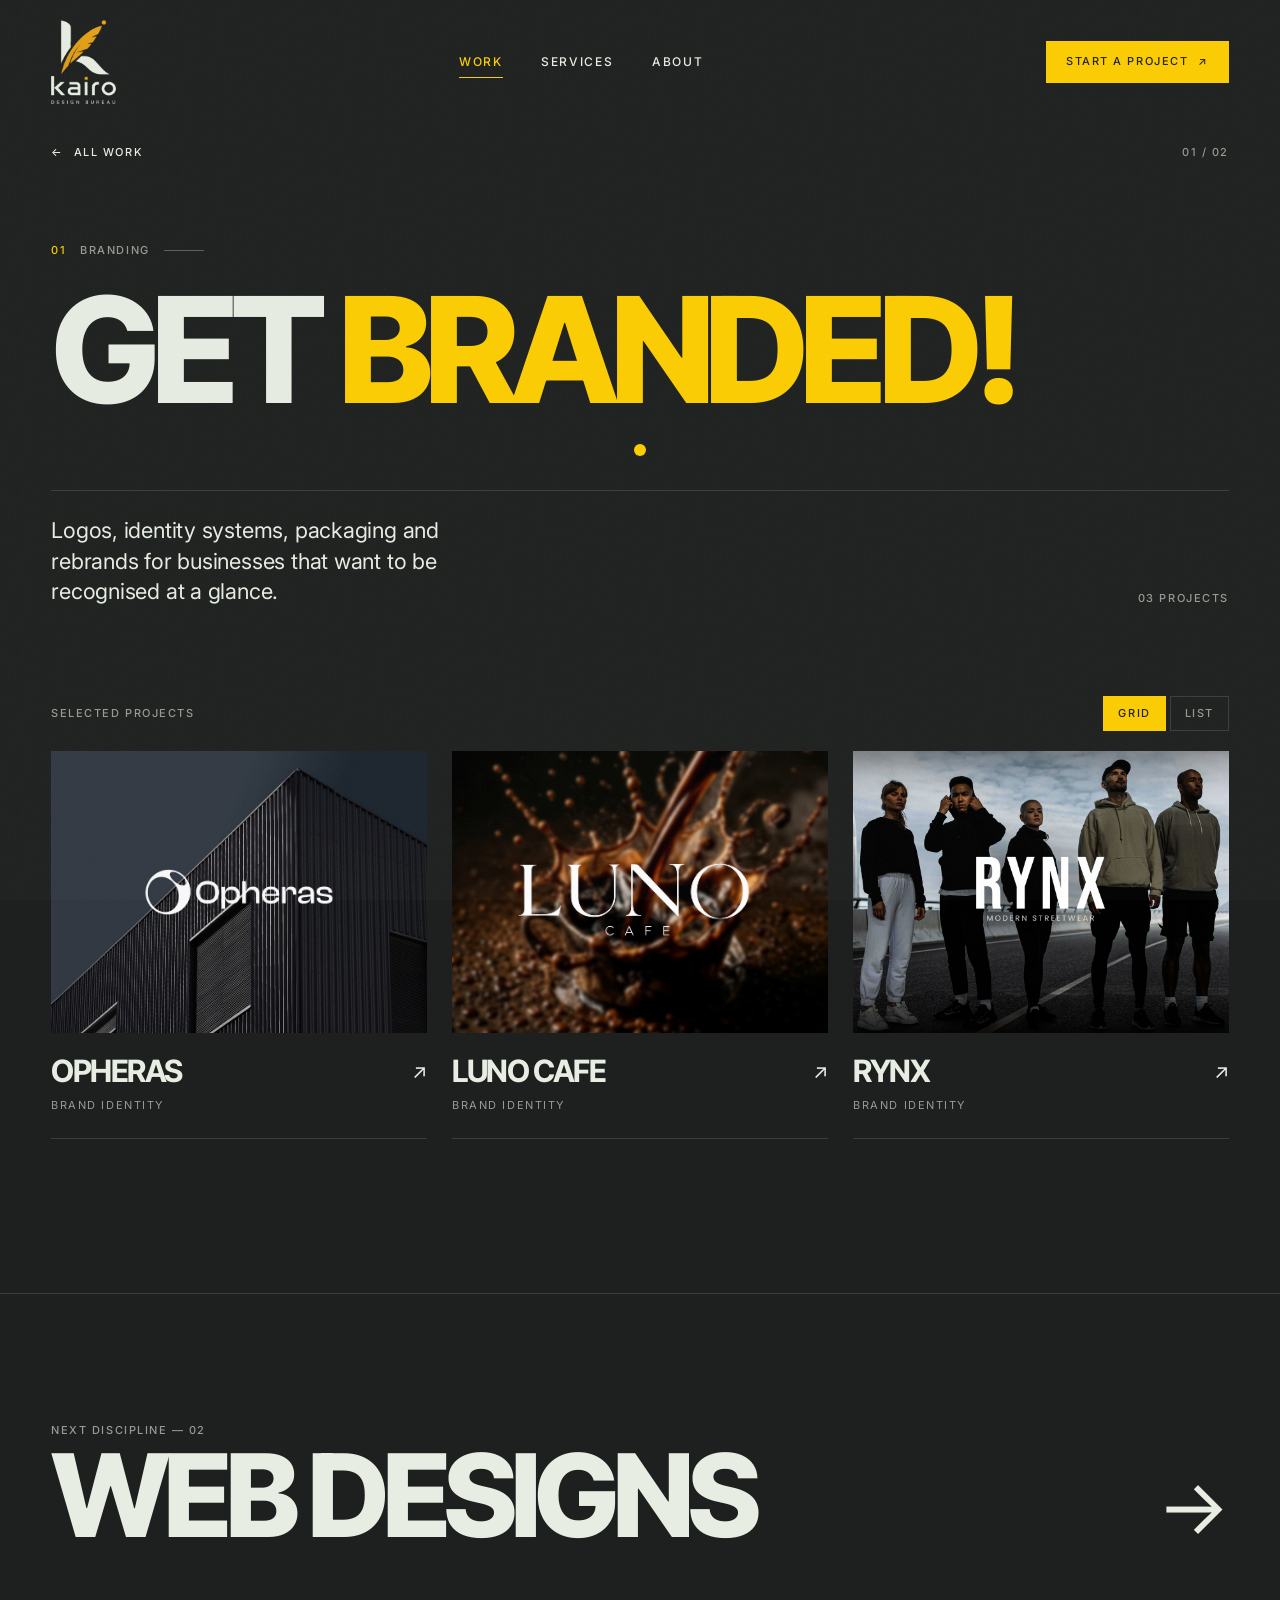
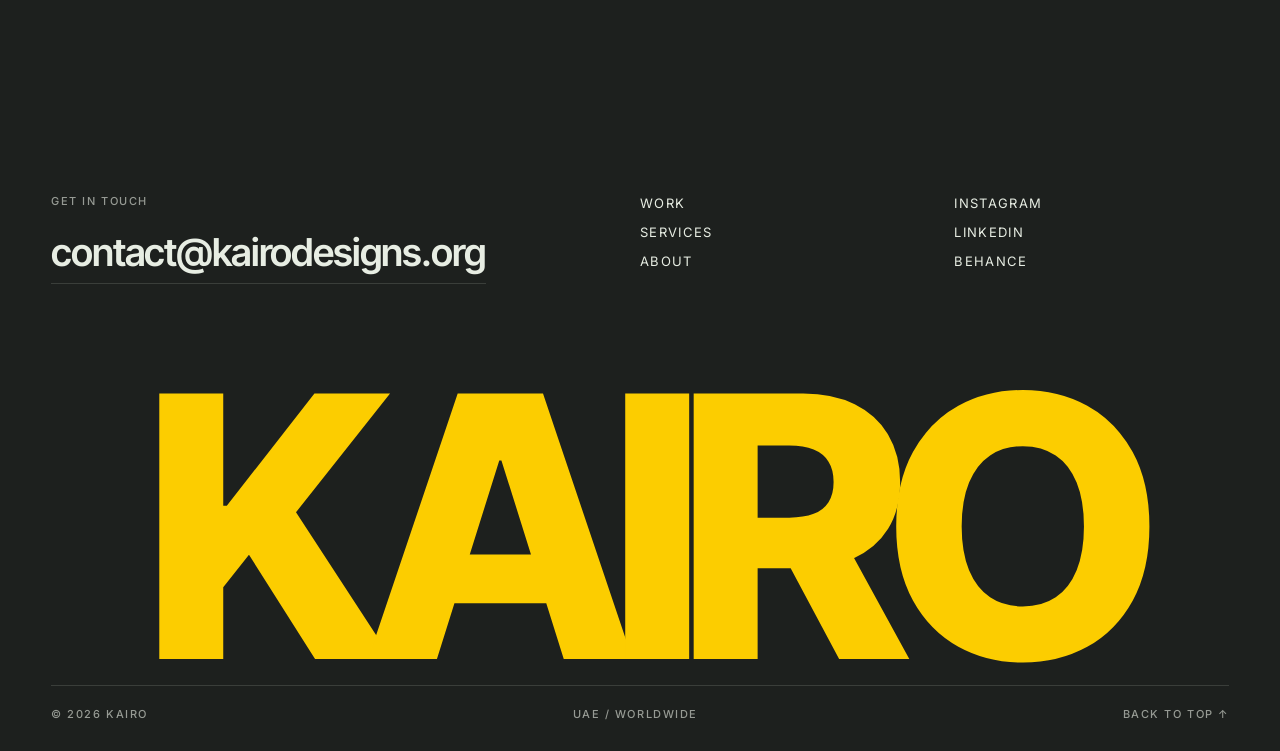
<file: branding.html>
<!DOCTYPE html>
<html lang="en">
<head>
  <meta charset="UTF-8" />
  <meta name="viewport" content="width=device-width, initial-scale=1" />
  <title>Get Branded! — Branding — KAIRO</title>
  <meta name="description" content="Branding work by KAIRO: logos, identity systems, packaging and rebrands." />
  <meta name="theme-color" content="#1D201E" />
  <meta property="og:type" content="website" />
  <meta property="og:title" content="Get Branded! — Branding — KAIRO" />
  <meta property="og:description" content="Branding work by KAIRO: logos, identity systems, packaging and rebrands." />
  <script>try{if(sessionStorage.getItem("kairo-pt")==="1")document.documentElement.classList.add("pt-arrive")}catch(e){}</script>
  <link rel="icon" type="image/svg+xml" href="favicon.svg" />
  <link rel="preconnect" href="https://fonts.googleapis.com" />
  <link rel="preconnect" href="https://fonts.gstatic.com" crossorigin />
  <link href="https://fonts.googleapis.com/css2?family=Inter+Tight:wght@500;600;700;800&family=Inter:wght@400;500&display=swap" rel="stylesheet" />
  <link rel="stylesheet" href="css/style.css" />
  <link rel="stylesheet" href="css/work.css" />
</head>
<body data-page="category" data-category="branding">
  <a class="skip" href="#main">Skip to content</a>
  <span id="top-of-page"></span>

  <!-- Cursor (desktop only) -->
  <div class="cursor" aria-hidden="true"><span class="cursor__label"></span></div>

  <!-- Header -->
  <header class="header" id="top">
    <a href="index.html" class="logo" aria-label="Kairo Design Bureau — home"><img src="media/kairo-logo-light.png" alt="Kairo Design Bureau" width="185" height="240" /></a>
    <nav class="nav" aria-label="Primary">
      <a href="index.html#work" class="nav__link is-active" aria-current="page">Work</a>
      <a href="index.html#services" class="nav__link">Services</a>
      <a href="index.html#about" class="nav__link">About</a>
    </nav>
    <button class="btn btn--gold btn--sm header__cta" data-open-form data-cursor="Let's talk">Start a project <span aria-hidden="true">↗</span></button>
    <button class="menu-toggle" aria-label="Open menu" aria-expanded="false" aria-controls="mobile-menu">
      <span></span><span></span>
    </button>
  </header>

  <!-- Mobile menu -->
  <div class="mobile-menu" id="mobile-menu" hidden>
    <nav aria-label="Mobile">
      <a href="index.html#work"><em>01</em>Work</a>
      <a href="index.html#services"><em>02</em>Services</a>
      <a href="index.html#about"><em>03</em>About</a>
    </nav>
    <button class="btn btn--gold" data-open-form>Start a project <span aria-hidden="true">↗</span></button>
    <p class="meta">Creative studio — UAE / Worldwide</p>
  </div>

  <main id="main" class="work-main">
    <!-- Filled in from js/projects.js by js/work.js -->
    <div id="work-root">
      <noscript><p style="padding:160px 24px">Please turn on JavaScript to see this page.</p></noscript>
    </div>
  </main>

  <!-- FOOTER -->
  <footer class="footer">
    <div class="footer__top">
      <div>
        <p class="meta">Get in touch</p>
        <a class="footer__mail" data-email href="mailto:kairodesigns2026@gmail.com">kairodesigns2026@gmail.com</a>
      </div>
      <nav class="footer__nav" aria-label="Footer">
        <a href="index.html#work">Work</a><a href="index.html#services">Services</a><a href="index.html#about">About</a>
      </nav>
      <nav class="footer__nav" aria-label="Social">
                <a href="https://www.instagram.com/kairodesigns.ae/" target="_blank" rel="noopener">Instagram</a><a href="https://www.linkedin.com/company/143366037/" target="_blank" rel="noopener">LinkedIn</a><a href="https://www.behance.net/kairodesignsbureau/projects" target="_blank" rel="noopener">Behance</a>
      </nav>
    </div>
    <div class="footer__word reveal" aria-hidden="true"><span>KAIRO</span></div>
    <div class="footer__bottom meta">
      <span>© <span data-year>2026</span> KAIRO</span>
      <span>UAE / Worldwide</span>
      <a href="#top-of-page">Back to top ↑</a>
    </div>
  </footer>

  <!-- START A PROJECT (multi-step form) -->
  <div class="brief" role="dialog" aria-modal="true" aria-labelledby="brief-title" hidden>
    <div class="brief__panel">
      <header class="brief__head">
        <p class="meta" id="brief-title">Start a project</p>
        <p class="meta brief__count"><span data-step-now>1</span> / <span data-step-total>5</span></p>
        <button class="brief__close" aria-label="Close">✕</button>
      </header>
      <div class="brief__progress" aria-hidden="true"><i></i></div>

      <form class="brief__form" novalidate>
        <fieldset class="step is-active" data-step="1">
          <legend>What do you need?</legend>
          <p class="step__hint">Pick as many as you like.</p>
          <div class="chips">
            <label><input type="checkbox" name="need" value="Brand" /><span>Brand</span></label>
            <label><input type="checkbox" name="need" value="Digital" /><span>Digital</span></label>
            <label><input type="checkbox" name="need" value="Content" /><span>Content</span></label>
            <label><input type="checkbox" name="need" value="Growth" /><span>Growth</span></label>
            <label><input type="checkbox" name="need" value="Launch" /><span>Launch</span></label>
            <label><input type="checkbox" name="need" value="Not sure yet" /><span>Not sure yet</span></label>
          </div>
        </fieldset>

        <fieldset class="step" data-step="2">
          <legend>Tell us about your business.</legend>
          <div class="fields">
            <label class="field"><span>Company / project name *</span><input name="business" required autocomplete="organization" /></label>
            <label class="field"><span>Industry</span><input name="industry" /></label>
            <label class="field"><span>Website or social link</span><input name="website" type="url" placeholder="https://" /></label>
          </div>
        </fieldset>

        <fieldset class="step" data-step="3">
          <legend>What are you hoping to achieve?</legend>
          <div class="fields">
            <label class="field"><span>Your goals *</span><textarea name="goals" rows="4" required placeholder="For example: launch a new product early next year and get it known in the UAE"></textarea></label>
          </div>
        </fieldset>

        <fieldset class="step" data-step="4">
          <legend>Budget & timeline.</legend>
          <p class="step__hint">Budget (AED)</p>
          <div class="chips">
            <label><input type="radio" name="budget" value="5–10K AED" /><span>5–10K</span></label>
            <label><input type="radio" name="budget" value="10–25K AED" /><span>10–25K</span></label>
            <label><input type="radio" name="budget" value="25–50K AED" /><span>25–50K</span></label>
            <label><input type="radio" name="budget" value="50K+ AED" /><span>50K+</span></label>
            <label><input type="radio" name="budget" value="Not sure yet" /><span>Not sure yet</span></label>
          </div>
          <p class="step__hint">Timeline</p>
          <div class="chips">
            <label><input type="radio" name="timeline" value="ASAP" /><span>ASAP</span></label>
            <label><input type="radio" name="timeline" value="1–3 months" /><span>1–3 months</span></label>
            <label><input type="radio" name="timeline" value="3–6 months" /><span>3–6 months</span></label>
            <label><input type="radio" name="timeline" value="Flexible" /><span>Flexible</span></label>
          </div>
        </fieldset>

        <fieldset class="step" data-step="5">
          <legend>Finally, who are we talking to?</legend>
          <div class="fields">
            <label class="field"><span>Anything else we should know?</span><textarea name="description" rows="3"></textarea></label>
            <label class="field"><span>Your name *</span><input name="name" required autocomplete="name" /></label>
            <label class="field"><span>Email *</span><input name="email" type="email" required autocomplete="email" /></label>
            <label class="field"><span>Phone / WhatsApp</span><input name="phone" type="tel" autocomplete="tel" /></label>
          </div>
        </fieldset>

        <div class="step step--done" data-step="done">
          <p class="brief__done">Thank you.</p>
          <p class="step__hint">Your brief has reached us. We will be in touch soon.</p>
        </div>

        <p class="brief__error" role="alert"></p>

        <footer class="brief__nav">
          <button type="button" class="btn btn--ghost" data-prev>← Back</button>
          <button type="button" class="btn btn--gold" data-next>Next →</button>
          <button type="submit" class="btn btn--gold" data-submit>Send brief ↗</button>
        </footer>
      </form>
    </div>
  </div>

  <script src="js/projects.js"></script>
  <script src="js/work.js" defer></script>
  <script src="js/main.js" defer></script>
</body>
</html>
</file>
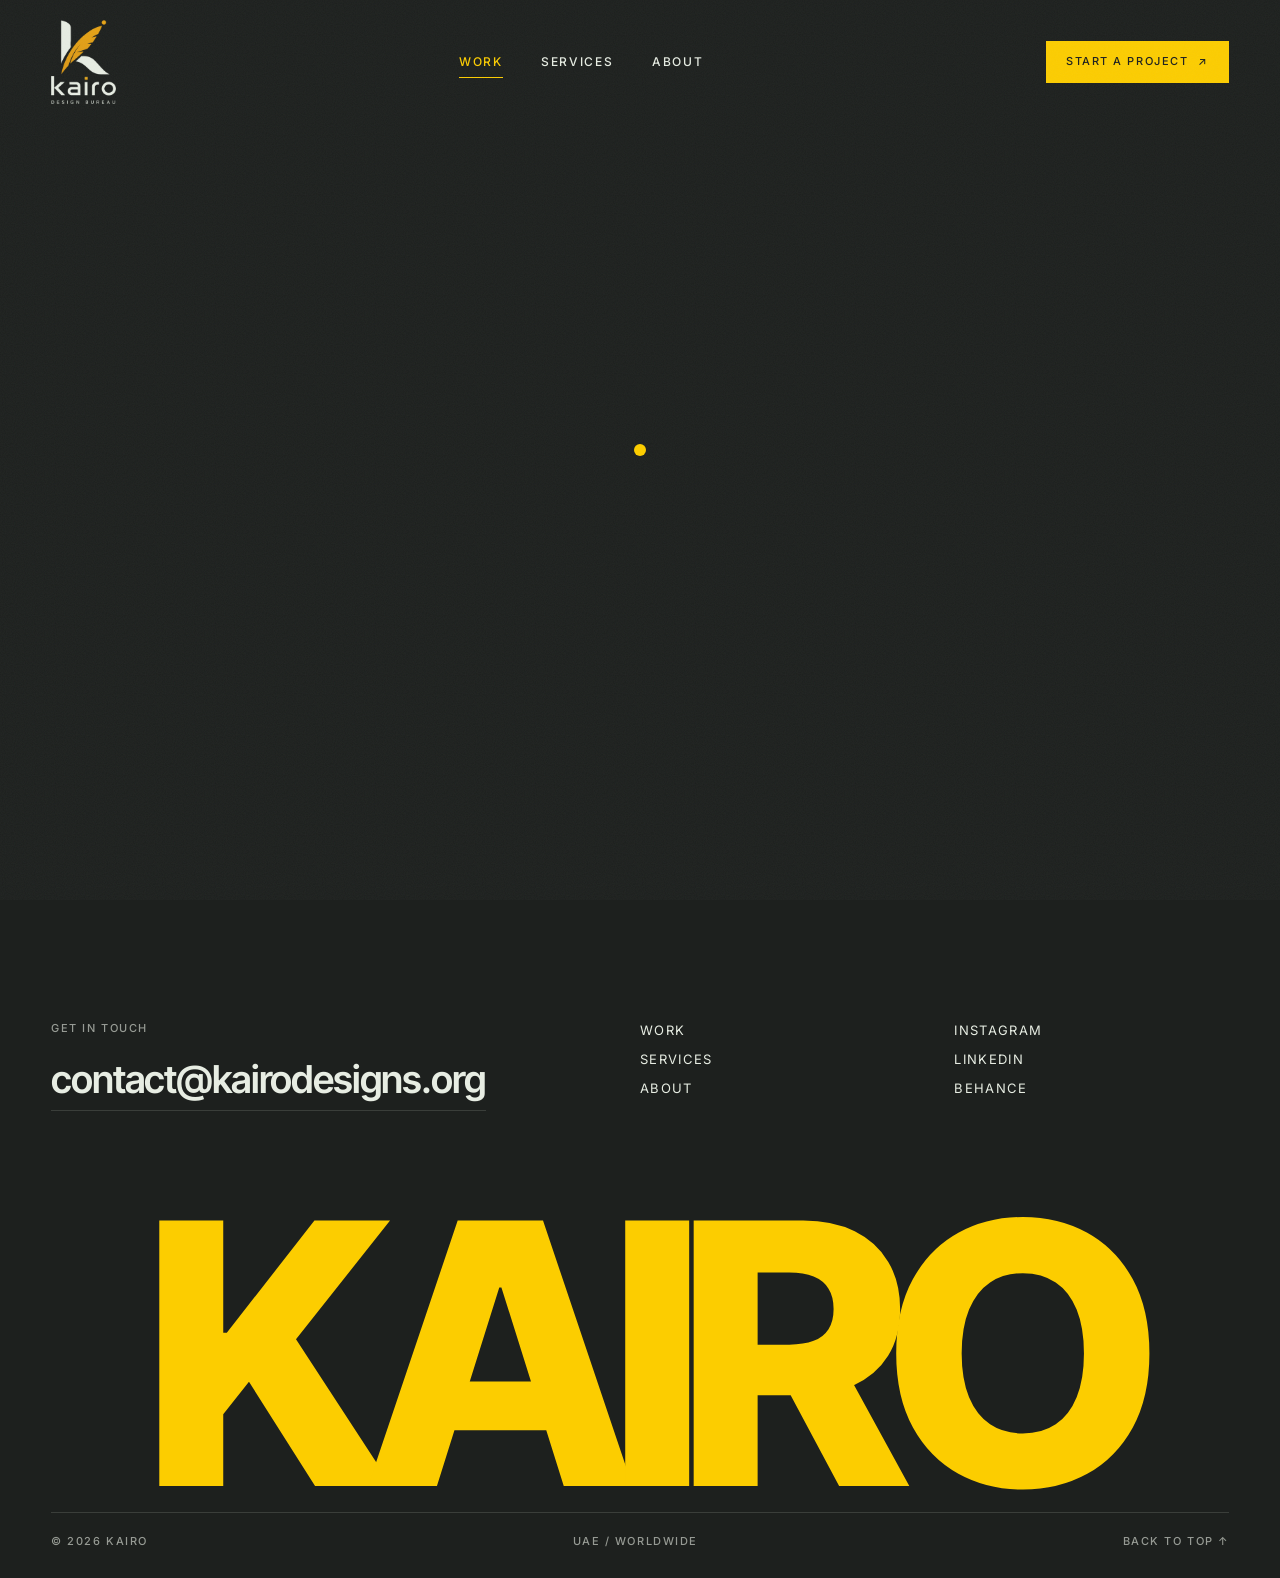
<file: motion-graphics.html>
<!DOCTYPE html>
<html lang="en">
<head>
  <meta charset="UTF-8" />
  <meta name="viewport" content="width=device-width, initial-scale=1" />
  <title>Movin' Elements — Motion Graphics — KAIRO</title>
  <meta name="description" content="Motion work by KAIRO: logo animations, social videos and explainers." />
  <meta name="theme-color" content="#1D201E" />
  <meta property="og:type" content="website" />
  <meta property="og:title" content="Movin' Elements — Motion Graphics — KAIRO" />
  <meta property="og:description" content="Motion work by KAIRO: logo animations, social videos and explainers." />
  <script>try{if(sessionStorage.getItem("kairo-pt")==="1")document.documentElement.classList.add("pt-arrive")}catch(e){}</script>
  <link rel="icon" type="image/svg+xml" href="favicon.svg" />
  <link rel="preconnect" href="https://fonts.googleapis.com" />
  <link rel="preconnect" href="https://fonts.gstatic.com" crossorigin />
  <link href="https://fonts.googleapis.com/css2?family=Inter+Tight:wght@500;600;700;800&family=Inter:wght@400;500&display=swap" rel="stylesheet" />
  <link rel="stylesheet" href="css/style.css" />
  <link rel="stylesheet" href="css/work.css" />
</head>
<body data-page="category" data-category="motion">
  <a class="skip" href="#main">Skip to content</a>
  <span id="top-of-page"></span>

  <!-- Cursor (desktop only) -->
  <div class="cursor" aria-hidden="true"><span class="cursor__label"></span></div>

  <!-- Header -->
  <header class="header" id="top">
    <a href="index.html" class="logo" aria-label="Kairo Design Bureau — home"><img src="media/kairo-logo-light.png" alt="Kairo Design Bureau" width="185" height="240" /></a>
    <nav class="nav" aria-label="Primary">
      <a href="index.html#work" class="nav__link is-active" aria-current="page">Work</a>
      <a href="index.html#services" class="nav__link">Services</a>
      <a href="index.html#about" class="nav__link">About</a>
    </nav>
    <button class="btn btn--gold btn--sm header__cta" data-open-form data-cursor="Let's talk">Start a project <span aria-hidden="true">↗</span></button>
    <button class="menu-toggle" aria-label="Open menu" aria-expanded="false" aria-controls="mobile-menu">
      <span></span><span></span>
    </button>
  </header>

  <!-- Mobile menu -->
  <div class="mobile-menu" id="mobile-menu" hidden>
    <nav aria-label="Mobile">
      <a href="index.html#work"><em>01</em>Work</a>
      <a href="index.html#services"><em>02</em>Services</a>
      <a href="index.html#about"><em>03</em>About</a>
    </nav>
    <button class="btn btn--gold" data-open-form>Start a project <span aria-hidden="true">↗</span></button>
    <p class="meta">Creative studio — UAE / Worldwide</p>
  </div>

  <main id="main" class="work-main">
    <!-- Filled in from js/projects.js by js/work.js -->
    <div id="work-root">
      <noscript><p style="padding:160px 24px">Please turn on JavaScript to see this page.</p></noscript>
    </div>
  </main>

  <!-- FOOTER -->
  <footer class="footer">
    <div class="footer__top">
      <div>
        <p class="meta">Get in touch</p>
        <a class="footer__mail" data-email href="mailto:kairodesigns2026@gmail.com">kairodesigns2026@gmail.com</a>
      </div>
      <nav class="footer__nav" aria-label="Footer">
        <a href="index.html#work">Work</a><a href="index.html#services">Services</a><a href="index.html#about">About</a>
      </nav>
      <nav class="footer__nav" aria-label="Social">
                <a href="https://www.instagram.com/kairodesigns.ae/" target="_blank" rel="noopener">Instagram</a><a href="https://www.linkedin.com/company/143366037/" target="_blank" rel="noopener">LinkedIn</a><a href="https://www.behance.net/kairodesignsbureau/projects" target="_blank" rel="noopener">Behance</a>
      </nav>
    </div>
    <div class="footer__word reveal" aria-hidden="true"><span>KAIRO</span></div>
    <div class="footer__bottom meta">
      <span>© <span data-year>2026</span> KAIRO</span>
      <span>UAE / Worldwide</span>
      <a href="#top-of-page">Back to top ↑</a>
    </div>
  </footer>

  <!-- START A PROJECT (multi-step form) -->
  <div class="brief" role="dialog" aria-modal="true" aria-labelledby="brief-title" hidden>
    <div class="brief__panel">
      <header class="brief__head">
        <p class="meta" id="brief-title">Start a project</p>
        <p class="meta brief__count"><span data-step-now>1</span> / <span data-step-total>5</span></p>
        <button class="brief__close" aria-label="Close">✕</button>
      </header>
      <div class="brief__progress" aria-hidden="true"><i></i></div>

      <form class="brief__form" novalidate>
        <fieldset class="step is-active" data-step="1">
          <legend>What do you need?</legend>
          <p class="step__hint">Pick as many as you like.</p>
          <div class="chips">
            <label><input type="checkbox" name="need" value="Brand" /><span>Brand</span></label>
            <label><input type="checkbox" name="need" value="Digital" /><span>Digital</span></label>
            <label><input type="checkbox" name="need" value="Content" /><span>Content</span></label>
            <label><input type="checkbox" name="need" value="Growth" /><span>Growth</span></label>
            <label><input type="checkbox" name="need" value="Launch" /><span>Launch</span></label>
            <label><input type="checkbox" name="need" value="Not sure yet" /><span>Not sure yet</span></label>
          </div>
        </fieldset>

        <fieldset class="step" data-step="2">
          <legend>Tell us about your business.</legend>
          <div class="fields">
            <label class="field"><span>Company / project name *</span><input name="business" required autocomplete="organization" /></label>
            <label class="field"><span>Industry</span><input name="industry" /></label>
            <label class="field"><span>Website or social link</span><input name="website" type="url" placeholder="https://" /></label>
          </div>
        </fieldset>

        <fieldset class="step" data-step="3">
          <legend>What are you hoping to achieve?</legend>
          <div class="fields">
            <label class="field"><span>Your goals *</span><textarea name="goals" rows="4" required placeholder="For example: launch a new product early next year and get it known in the UAE"></textarea></label>
          </div>
        </fieldset>

        <fieldset class="step" data-step="4">
          <legend>Budget & timeline.</legend>
          <p class="step__hint">Budget (AED)</p>
          <div class="chips">
            <label><input type="radio" name="budget" value="5–10K AED" /><span>5–10K</span></label>
            <label><input type="radio" name="budget" value="10–25K AED" /><span>10–25K</span></label>
            <label><input type="radio" name="budget" value="25–50K AED" /><span>25–50K</span></label>
            <label><input type="radio" name="budget" value="50K+ AED" /><span>50K+</span></label>
            <label><input type="radio" name="budget" value="Not sure yet" /><span>Not sure yet</span></label>
          </div>
          <p class="step__hint">Timeline</p>
          <div class="chips">
            <label><input type="radio" name="timeline" value="ASAP" /><span>ASAP</span></label>
            <label><input type="radio" name="timeline" value="1–3 months" /><span>1–3 months</span></label>
            <label><input type="radio" name="timeline" value="3–6 months" /><span>3–6 months</span></label>
            <label><input type="radio" name="timeline" value="Flexible" /><span>Flexible</span></label>
          </div>
        </fieldset>

        <fieldset class="step" data-step="5">
          <legend>Finally, who are we talking to?</legend>
          <div class="fields">
            <label class="field"><span>Anything else we should know?</span><textarea name="description" rows="3"></textarea></label>
            <label class="field"><span>Your name *</span><input name="name" required autocomplete="name" /></label>
            <label class="field"><span>Email *</span><input name="email" type="email" required autocomplete="email" /></label>
            <label class="field"><span>Phone / WhatsApp</span><input name="phone" type="tel" autocomplete="tel" /></label>
          </div>
        </fieldset>

        <div class="step step--done" data-step="done">
          <p class="brief__done">Thank you.</p>
          <p class="step__hint">Your brief has reached us. We will be in touch soon.</p>
        </div>

        <p class="brief__error" role="alert"></p>

        <footer class="brief__nav">
          <button type="button" class="btn btn--ghost" data-prev>← Back</button>
          <button type="button" class="btn btn--gold" data-next>Next →</button>
          <button type="submit" class="btn btn--gold" data-submit>Send brief ↗</button>
        </footer>
      </form>
    </div>
  </div>

  <script src="js/projects.js"></script>
  <script src="js/work.js" defer></script>
  <script src="js/main.js" defer></script>
</body>
</html>
</file>
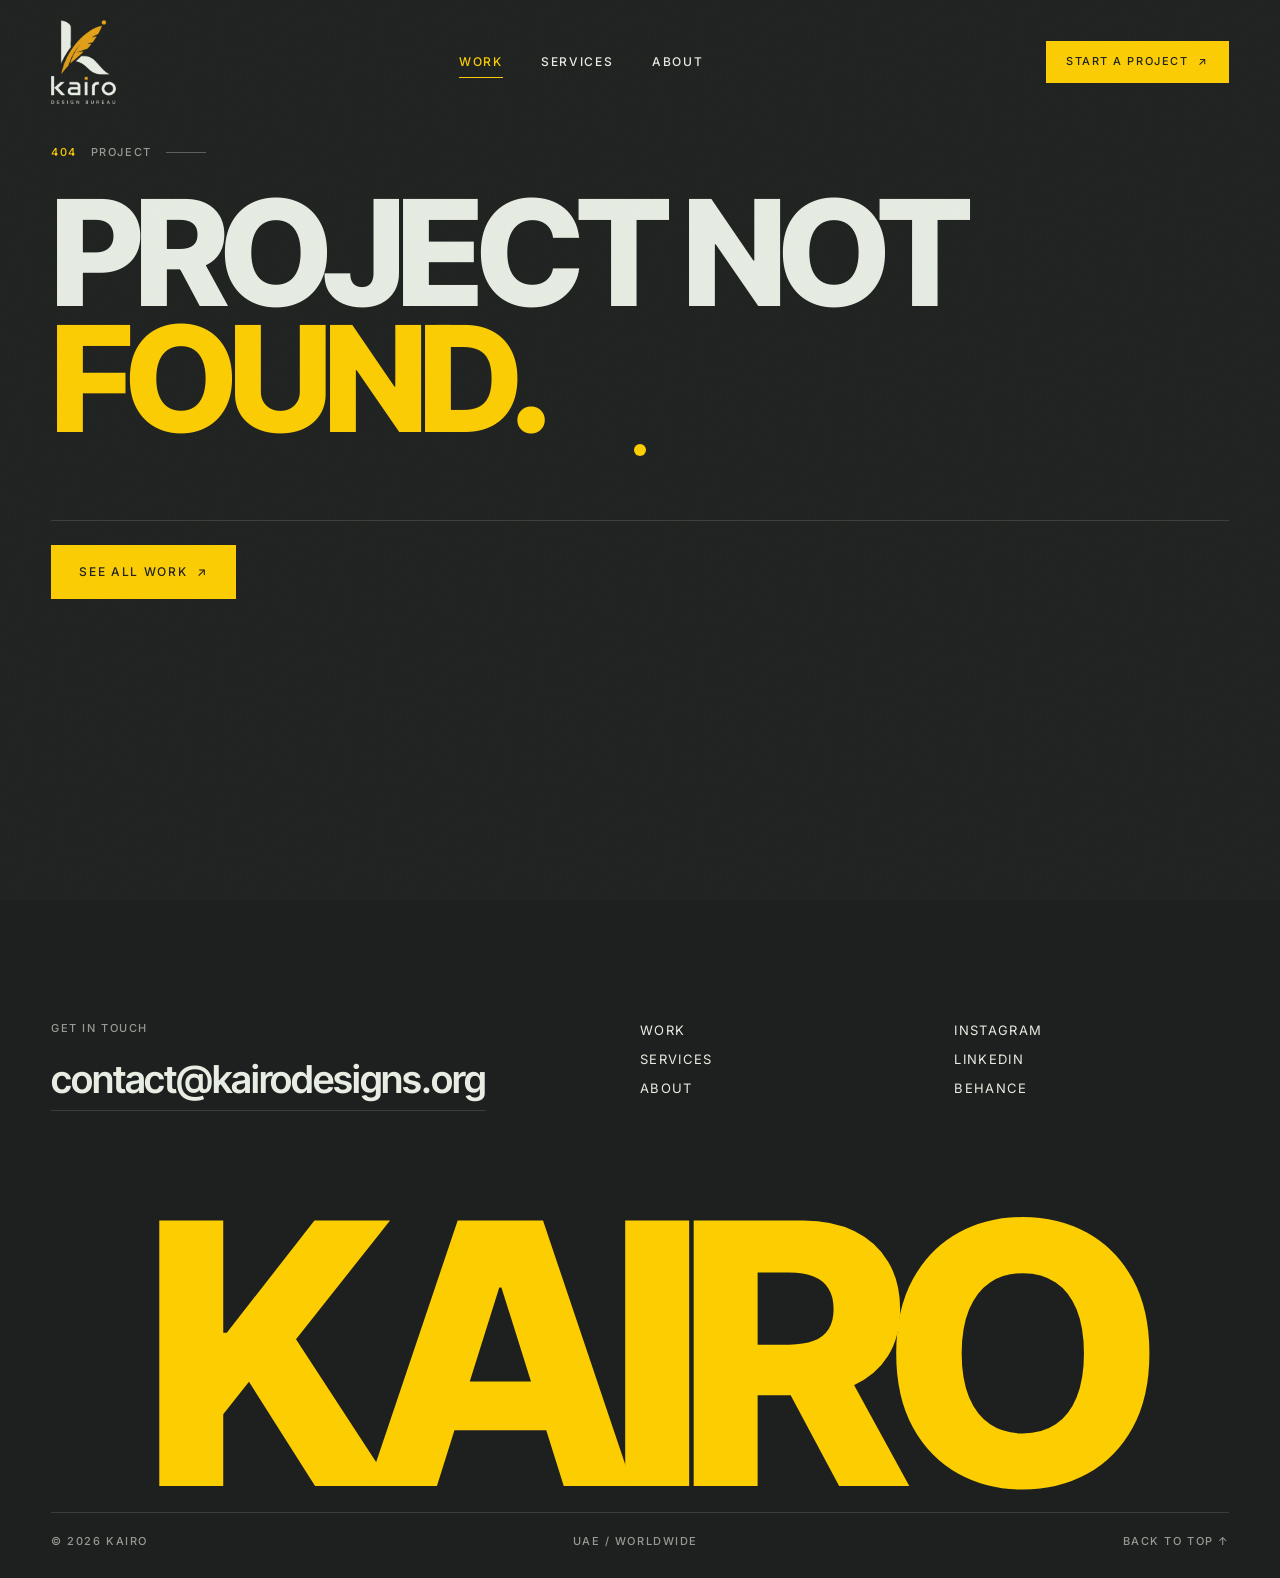
<file: project.html>
<!DOCTYPE html>
<html lang="en">
<head>
  <meta charset="UTF-8" />
  <meta name="viewport" content="width=device-width, initial-scale=1" />
  <title>Case study — KAIRO</title>
  <meta name="description" content="A KAIRO case study." />
  <meta name="theme-color" content="#1D201E" />
  <meta property="og:type" content="website" />
  <meta property="og:title" content="Case study — KAIRO" />
  <meta property="og:description" content="A KAIRO case study." />
  <script>try{if(sessionStorage.getItem("kairo-pt")==="1")document.documentElement.classList.add("pt-arrive")}catch(e){}</script>
  <link rel="icon" type="image/svg+xml" href="favicon.svg" />
  <link rel="preconnect" href="https://fonts.googleapis.com" />
  <link rel="preconnect" href="https://fonts.gstatic.com" crossorigin />
  <link href="https://fonts.googleapis.com/css2?family=Inter+Tight:wght@500;600;700;800&family=Inter:wght@400;500&display=swap" rel="stylesheet" />
  <link rel="stylesheet" href="css/style.css" />
  <link rel="stylesheet" href="css/work.css" />
</head>
<body data-page="project">
  <a class="skip" href="#main">Skip to content</a>
  <span id="top-of-page"></span>

  <!-- Cursor (desktop only) -->
  <div class="cursor" aria-hidden="true"><span class="cursor__label"></span></div>

  <!-- Header -->
  <header class="header" id="top">
    <a href="index.html" class="logo" aria-label="Kairo Design Bureau — home"><img src="media/kairo-logo-light.png" alt="Kairo Design Bureau" width="185" height="240" /></a>
    <nav class="nav" aria-label="Primary">
      <a href="index.html#work" class="nav__link is-active" aria-current="page">Work</a>
      <a href="index.html#services" class="nav__link">Services</a>
      <a href="index.html#about" class="nav__link">About</a>
    </nav>
    <button class="btn btn--gold btn--sm header__cta" data-open-form data-cursor="Let's talk">Start a project <span aria-hidden="true">↗</span></button>
    <button class="menu-toggle" aria-label="Open menu" aria-expanded="false" aria-controls="mobile-menu">
      <span></span><span></span>
    </button>
  </header>

  <!-- Mobile menu -->
  <div class="mobile-menu" id="mobile-menu" hidden>
    <nav aria-label="Mobile">
      <a href="index.html#work"><em>01</em>Work</a>
      <a href="index.html#services"><em>02</em>Services</a>
      <a href="index.html#about"><em>03</em>About</a>
    </nav>
    <button class="btn btn--gold" data-open-form>Start a project <span aria-hidden="true">↗</span></button>
    <p class="meta">Creative studio — UAE / Worldwide</p>
  </div>

  <main id="main" class="work-main">
    <!-- Filled in from js/projects.js by js/work.js -->
    <div id="work-root">
      <noscript><p style="padding:160px 24px">Please turn on JavaScript to see this page.</p></noscript>
    </div>
  </main>

  <!-- FOOTER -->
  <footer class="footer">
    <div class="footer__top">
      <div>
        <p class="meta">Get in touch</p>
        <a class="footer__mail" data-email href="mailto:kairodesigns2026@gmail.com">kairodesigns2026@gmail.com</a>
      </div>
      <nav class="footer__nav" aria-label="Footer">
        <a href="index.html#work">Work</a><a href="index.html#services">Services</a><a href="index.html#about">About</a>
      </nav>
      <nav class="footer__nav" aria-label="Social">
                <a href="https://www.instagram.com/kairodesigns.ae/" target="_blank" rel="noopener">Instagram</a><a href="https://www.linkedin.com/company/143366037/" target="_blank" rel="noopener">LinkedIn</a><a href="https://www.behance.net/kairodesignsbureau/projects" target="_blank" rel="noopener">Behance</a>
      </nav>
    </div>
    <div class="footer__word reveal" aria-hidden="true"><span>KAIRO</span></div>
    <div class="footer__bottom meta">
      <span>© <span data-year>2026</span> KAIRO</span>
      <span>UAE / Worldwide</span>
      <a href="#top-of-page">Back to top ↑</a>
    </div>
  </footer>

  <!-- START A PROJECT (multi-step form) -->
  <div class="brief" role="dialog" aria-modal="true" aria-labelledby="brief-title" hidden>
    <div class="brief__panel">
      <header class="brief__head">
        <p class="meta" id="brief-title">Start a project</p>
        <p class="meta brief__count"><span data-step-now>1</span> / <span data-step-total>5</span></p>
        <button class="brief__close" aria-label="Close">✕</button>
      </header>
      <div class="brief__progress" aria-hidden="true"><i></i></div>

      <form class="brief__form" novalidate>
        <fieldset class="step is-active" data-step="1">
          <legend>What do you need?</legend>
          <p class="step__hint">Pick as many as you like.</p>
          <div class="chips">
            <label><input type="checkbox" name="need" value="Brand" /><span>Brand</span></label>
            <label><input type="checkbox" name="need" value="Digital" /><span>Digital</span></label>
            <label><input type="checkbox" name="need" value="Content" /><span>Content</span></label>
            <label><input type="checkbox" name="need" value="Growth" /><span>Growth</span></label>
            <label><input type="checkbox" name="need" value="Launch" /><span>Launch</span></label>
            <label><input type="checkbox" name="need" value="Not sure yet" /><span>Not sure yet</span></label>
          </div>
        </fieldset>

        <fieldset class="step" data-step="2">
          <legend>Tell us about your business.</legend>
          <div class="fields">
            <label class="field"><span>Company / project name *</span><input name="business" required autocomplete="organization" /></label>
            <label class="field"><span>Industry</span><input name="industry" /></label>
            <label class="field"><span>Website or social link</span><input name="website" type="url" placeholder="https://" /></label>
          </div>
        </fieldset>

        <fieldset class="step" data-step="3">
          <legend>What are you hoping to achieve?</legend>
          <div class="fields">
            <label class="field"><span>Your goals *</span><textarea name="goals" rows="4" required placeholder="For example: launch a new product early next year and get it known in the UAE"></textarea></label>
          </div>
        </fieldset>

        <fieldset class="step" data-step="4">
          <legend>Budget & timeline.</legend>
          <p class="step__hint">Budget (AED)</p>
          <div class="chips">
            <label><input type="radio" name="budget" value="5–10K AED" /><span>5–10K</span></label>
            <label><input type="radio" name="budget" value="10–25K AED" /><span>10–25K</span></label>
            <label><input type="radio" name="budget" value="25–50K AED" /><span>25–50K</span></label>
            <label><input type="radio" name="budget" value="50K+ AED" /><span>50K+</span></label>
            <label><input type="radio" name="budget" value="Not sure yet" /><span>Not sure yet</span></label>
          </div>
          <p class="step__hint">Timeline</p>
          <div class="chips">
            <label><input type="radio" name="timeline" value="ASAP" /><span>ASAP</span></label>
            <label><input type="radio" name="timeline" value="1–3 months" /><span>1–3 months</span></label>
            <label><input type="radio" name="timeline" value="3–6 months" /><span>3–6 months</span></label>
            <label><input type="radio" name="timeline" value="Flexible" /><span>Flexible</span></label>
          </div>
        </fieldset>

        <fieldset class="step" data-step="5">
          <legend>Finally, who are we talking to?</legend>
          <div class="fields">
            <label class="field"><span>Anything else we should know?</span><textarea name="description" rows="3"></textarea></label>
            <label class="field"><span>Your name *</span><input name="name" required autocomplete="name" /></label>
            <label class="field"><span>Email *</span><input name="email" type="email" required autocomplete="email" /></label>
            <label class="field"><span>Phone / WhatsApp</span><input name="phone" type="tel" autocomplete="tel" /></label>
          </div>
        </fieldset>

        <div class="step step--done" data-step="done">
          <p class="brief__done">Thank you.</p>
          <p class="step__hint">Your brief has reached us. We will be in touch soon.</p>
        </div>

        <p class="brief__error" role="alert"></p>

        <footer class="brief__nav">
          <button type="button" class="btn btn--ghost" data-prev>← Back</button>
          <button type="button" class="btn btn--gold" data-next>Next →</button>
          <button type="submit" class="btn btn--gold" data-submit>Send brief ↗</button>
        </footer>
      </form>
    </div>
  </div>

  <script src="js/projects.js"></script>
  <script src="js/work.js" defer></script>
  <script src="js/main.js" defer></script>
</body>
</html>
</file>
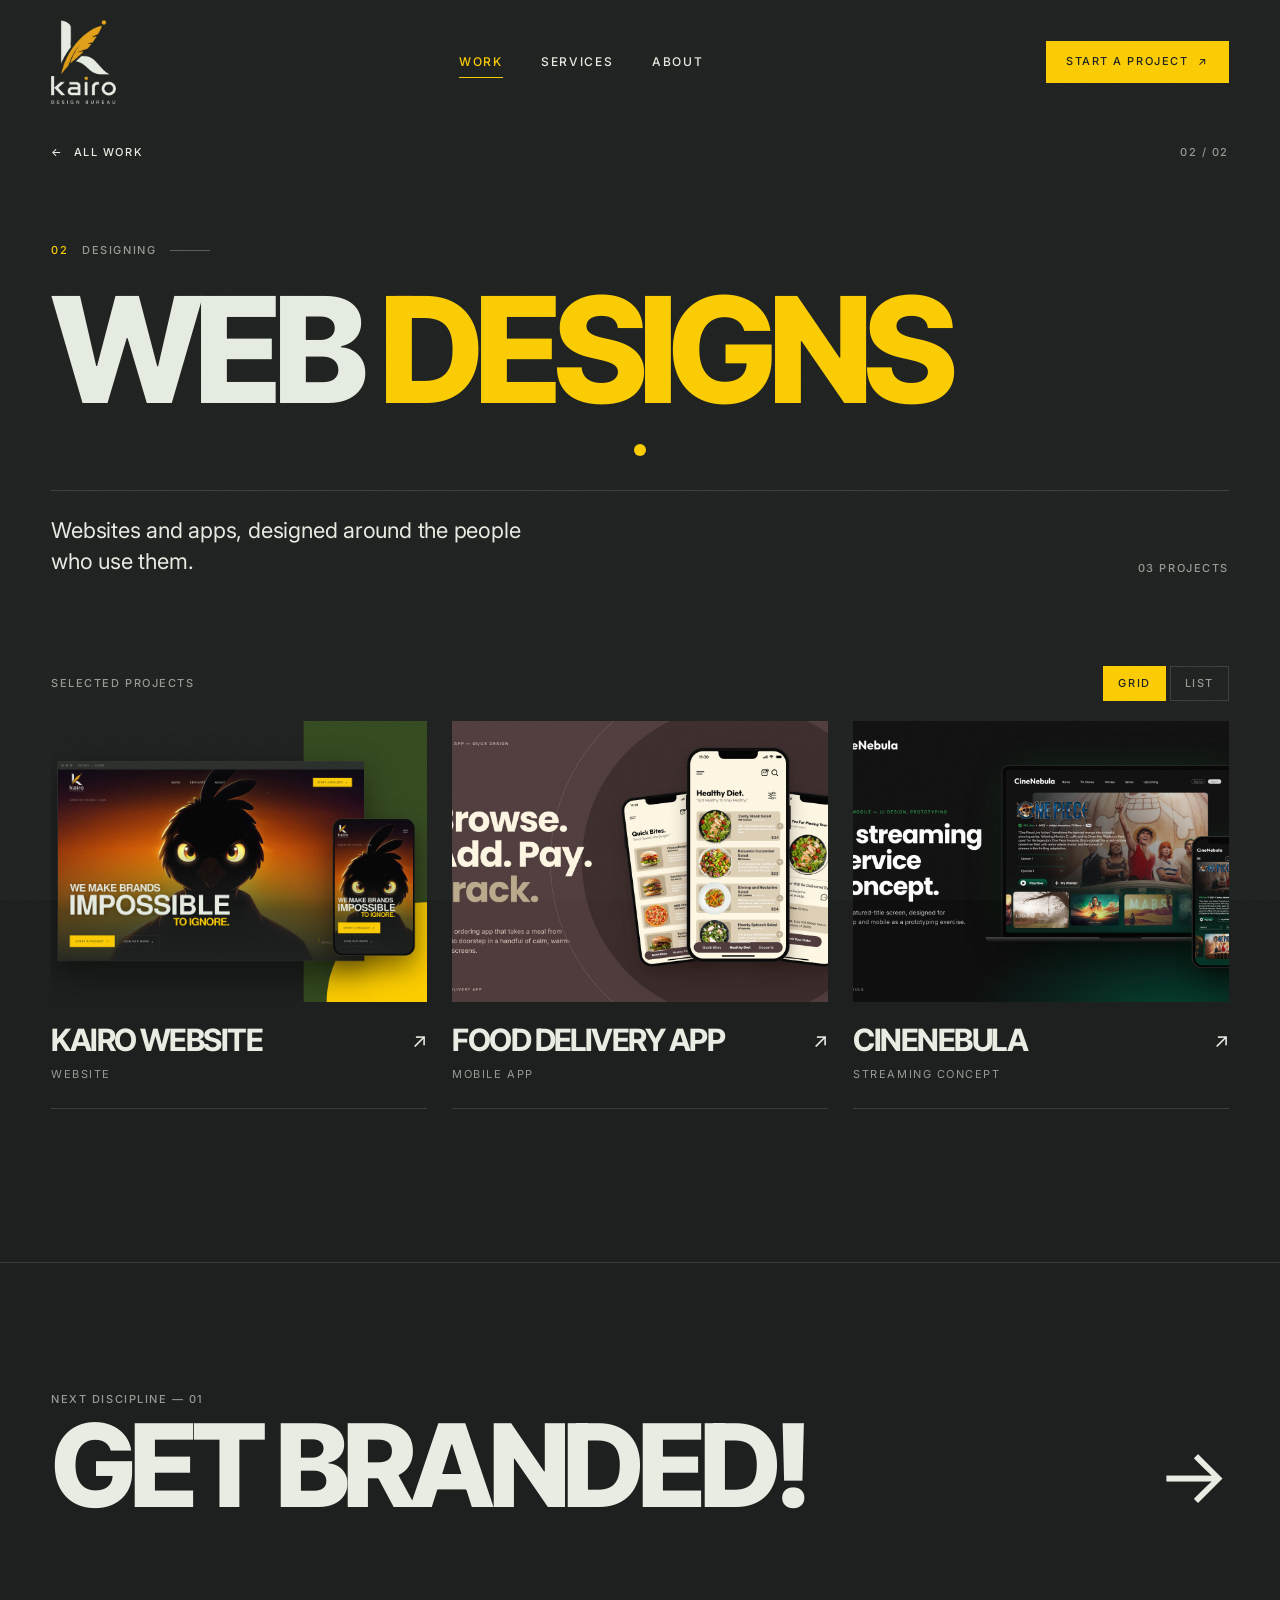
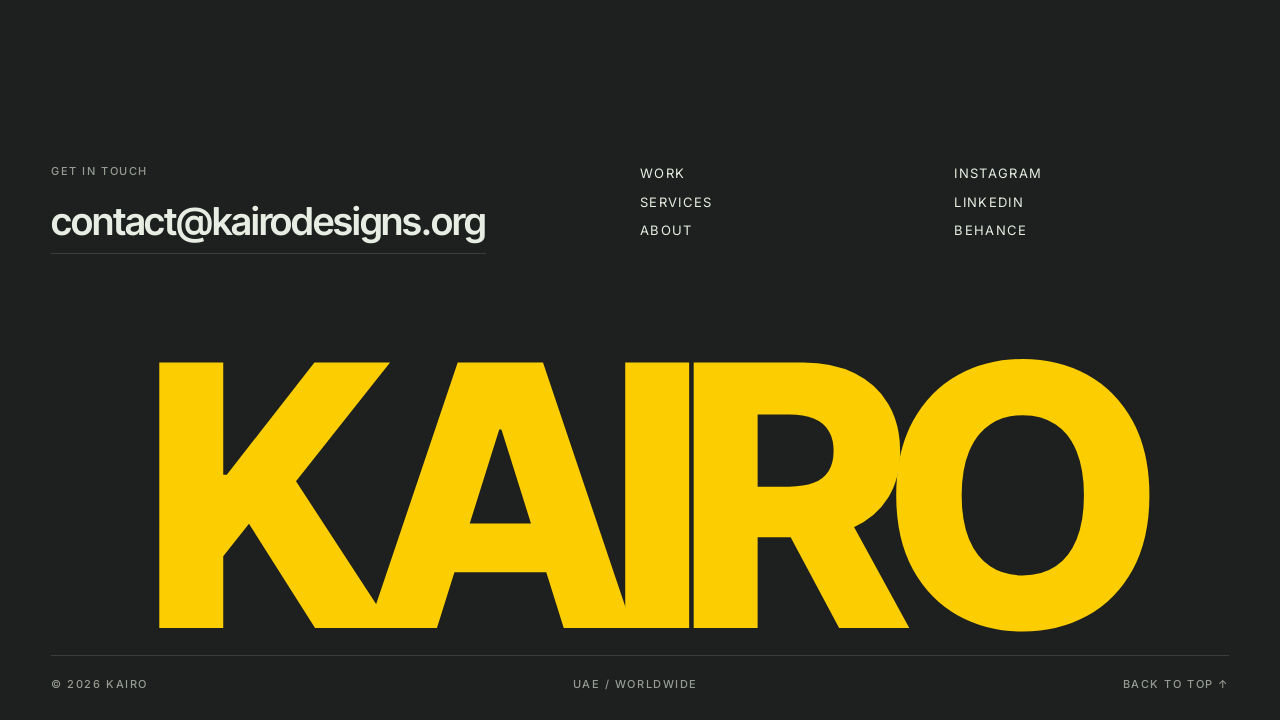
<file: web-design.html>
<!DOCTYPE html>
<html lang="en">
<head>
  <meta charset="UTF-8" />
  <meta name="viewport" content="width=device-width, initial-scale=1" />
  <title>Web Designs — Designing — KAIRO</title>
  <meta name="description" content="Web design work by KAIRO: websites and apps." />
  <meta name="theme-color" content="#1D201E" />
  <meta property="og:type" content="website" />
  <meta property="og:title" content="Web Designs — Designing — KAIRO" />
  <meta property="og:description" content="Web design work by KAIRO: websites and apps." />
  <script>try{if(sessionStorage.getItem("kairo-pt")==="1")document.documentElement.classList.add("pt-arrive")}catch(e){}</script>
  <link rel="icon" type="image/svg+xml" href="favicon.svg" />
  <link rel="preconnect" href="https://fonts.googleapis.com" />
  <link rel="preconnect" href="https://fonts.gstatic.com" crossorigin />
  <link href="https://fonts.googleapis.com/css2?family=Inter+Tight:wght@500;600;700;800&family=Inter:wght@400;500&display=swap" rel="stylesheet" />
  <link rel="stylesheet" href="css/style.css" />
  <link rel="stylesheet" href="css/work.css" />
</head>
<body data-page="category" data-category="web">
  <a class="skip" href="#main">Skip to content</a>
  <span id="top-of-page"></span>

  <!-- Cursor (desktop only) -->
  <div class="cursor" aria-hidden="true"><span class="cursor__label"></span></div>

  <!-- Header -->
  <header class="header" id="top">
    <a href="index.html" class="logo" aria-label="Kairo Design Bureau — home"><img src="media/kairo-logo-light.png" alt="Kairo Design Bureau" width="185" height="240" /></a>
    <nav class="nav" aria-label="Primary">
      <a href="index.html#work" class="nav__link is-active" aria-current="page">Work</a>
      <a href="index.html#services" class="nav__link">Services</a>
      <a href="index.html#about" class="nav__link">About</a>
    </nav>
    <button class="btn btn--gold btn--sm header__cta" data-open-form data-cursor="Let's talk">Start a project <span aria-hidden="true">↗</span></button>
    <button class="menu-toggle" aria-label="Open menu" aria-expanded="false" aria-controls="mobile-menu">
      <span></span><span></span>
    </button>
  </header>

  <!-- Mobile menu -->
  <div class="mobile-menu" id="mobile-menu" hidden>
    <nav aria-label="Mobile">
      <a href="index.html#work"><em>01</em>Work</a>
      <a href="index.html#services"><em>02</em>Services</a>
      <a href="index.html#about"><em>03</em>About</a>
    </nav>
    <button class="btn btn--gold" data-open-form>Start a project <span aria-hidden="true">↗</span></button>
    <p class="meta">Creative studio — UAE / Worldwide</p>
  </div>

  <main id="main" class="work-main">
    <!-- Filled in from js/projects.js by js/work.js -->
    <div id="work-root">
      <noscript><p style="padding:160px 24px">Please turn on JavaScript to see this page.</p></noscript>
    </div>
  </main>

  <!-- FOOTER -->
  <footer class="footer">
    <div class="footer__top">
      <div>
        <p class="meta">Get in touch</p>
        <a class="footer__mail" data-email href="mailto:kairodesigns2026@gmail.com">kairodesigns2026@gmail.com</a>
      </div>
      <nav class="footer__nav" aria-label="Footer">
        <a href="index.html#work">Work</a><a href="index.html#services">Services</a><a href="index.html#about">About</a>
      </nav>
      <nav class="footer__nav" aria-label="Social">
                <a href="https://www.instagram.com/kairodesigns.ae/" target="_blank" rel="noopener">Instagram</a><a href="https://www.linkedin.com/company/143366037/" target="_blank" rel="noopener">LinkedIn</a><a href="https://www.behance.net/kairodesignsbureau/projects" target="_blank" rel="noopener">Behance</a>
      </nav>
    </div>
    <div class="footer__word reveal" aria-hidden="true"><span>KAIRO</span></div>
    <div class="footer__bottom meta">
      <span>© <span data-year>2026</span> KAIRO</span>
      <span>UAE / Worldwide</span>
      <a href="#top-of-page">Back to top ↑</a>
    </div>
  </footer>

  <!-- START A PROJECT (multi-step form) -->
  <div class="brief" role="dialog" aria-modal="true" aria-labelledby="brief-title" hidden>
    <div class="brief__panel">
      <header class="brief__head">
        <p class="meta" id="brief-title">Start a project</p>
        <p class="meta brief__count"><span data-step-now>1</span> / <span data-step-total>5</span></p>
        <button class="brief__close" aria-label="Close">✕</button>
      </header>
      <div class="brief__progress" aria-hidden="true"><i></i></div>

      <form class="brief__form" novalidate>
        <fieldset class="step is-active" data-step="1">
          <legend>What do you need?</legend>
          <p class="step__hint">Pick as many as you like.</p>
          <div class="chips">
            <label><input type="checkbox" name="need" value="Brand" /><span>Brand</span></label>
            <label><input type="checkbox" name="need" value="Digital" /><span>Digital</span></label>
            <label><input type="checkbox" name="need" value="Content" /><span>Content</span></label>
            <label><input type="checkbox" name="need" value="Growth" /><span>Growth</span></label>
            <label><input type="checkbox" name="need" value="Launch" /><span>Launch</span></label>
            <label><input type="checkbox" name="need" value="Not sure yet" /><span>Not sure yet</span></label>
          </div>
        </fieldset>

        <fieldset class="step" data-step="2">
          <legend>Tell us about your business.</legend>
          <div class="fields">
            <label class="field"><span>Company / project name *</span><input name="business" required autocomplete="organization" /></label>
            <label class="field"><span>Industry</span><input name="industry" /></label>
            <label class="field"><span>Website or social link</span><input name="website" type="url" placeholder="https://" /></label>
          </div>
        </fieldset>

        <fieldset class="step" data-step="3">
          <legend>What are you hoping to achieve?</legend>
          <div class="fields">
            <label class="field"><span>Your goals *</span><textarea name="goals" rows="4" required placeholder="For example: launch a new product early next year and get it known in the UAE"></textarea></label>
          </div>
        </fieldset>

        <fieldset class="step" data-step="4">
          <legend>Budget & timeline.</legend>
          <p class="step__hint">Budget (AED)</p>
          <div class="chips">
            <label><input type="radio" name="budget" value="5–10K AED" /><span>5–10K</span></label>
            <label><input type="radio" name="budget" value="10–25K AED" /><span>10–25K</span></label>
            <label><input type="radio" name="budget" value="25–50K AED" /><span>25–50K</span></label>
            <label><input type="radio" name="budget" value="50K+ AED" /><span>50K+</span></label>
            <label><input type="radio" name="budget" value="Not sure yet" /><span>Not sure yet</span></label>
          </div>
          <p class="step__hint">Timeline</p>
          <div class="chips">
            <label><input type="radio" name="timeline" value="ASAP" /><span>ASAP</span></label>
            <label><input type="radio" name="timeline" value="1–3 months" /><span>1–3 months</span></label>
            <label><input type="radio" name="timeline" value="3–6 months" /><span>3–6 months</span></label>
            <label><input type="radio" name="timeline" value="Flexible" /><span>Flexible</span></label>
          </div>
        </fieldset>

        <fieldset class="step" data-step="5">
          <legend>Finally, who are we talking to?</legend>
          <div class="fields">
            <label class="field"><span>Anything else we should know?</span><textarea name="description" rows="3"></textarea></label>
            <label class="field"><span>Your name *</span><input name="name" required autocomplete="name" /></label>
            <label class="field"><span>Email *</span><input name="email" type="email" required autocomplete="email" /></label>
            <label class="field"><span>Phone / WhatsApp</span><input name="phone" type="tel" autocomplete="tel" /></label>
          </div>
        </fieldset>

        <div class="step step--done" data-step="done">
          <p class="brief__done">Thank you.</p>
          <p class="step__hint">Your brief has reached us. We will be in touch soon.</p>
        </div>

        <p class="brief__error" role="alert"></p>

        <footer class="brief__nav">
          <button type="button" class="btn btn--ghost" data-prev>← Back</button>
          <button type="button" class="btn btn--gold" data-next>Next →</button>
          <button type="submit" class="btn btn--gold" data-submit>Send brief ↗</button>
        </footer>
      </form>
    </div>
  </div>

  <script src="js/projects.js"></script>
  <script src="js/work.js" defer></script>
  <script src="js/main.js" defer></script>
</body>
</html>
</file>
<file: css/style.css>
/* ==========================================================================
   KAIRO — Creative Studio
   ========================================================================== */

:root {
  --charcoal: #1D201E;
  --charcoal-2: #252926;
  --gold: #FCCD00;
  --orange: #E59B03;
  --white: #E7EDE3;
  --olive: #34491E;

  --line: rgba(231, 237, 227, 0.14);
  --muted: rgba(231, 237, 227, 0.6);

  --display: "Inter Tight", "Inter", system-ui, -apple-system, "Segoe UI", sans-serif;
  --body: "Inter", system-ui, -apple-system, "Segoe UI", sans-serif;

  --gutter: clamp(16px, 4vw, 56px);
  --section: clamp(88px, 12vw, 168px);
  --ease: cubic-bezier(0.22, 1, 0.36, 1);
  --ease-in-out: cubic-bezier(0.76, 0, 0.24, 1);
}

*, *::before, *::after { box-sizing: border-box; }
[hidden] { display: none !important; }

html { -webkit-text-size-adjust: 100%; scroll-padding-top: 80px; }
@media (prefers-reduced-motion: no-preference) { html { scroll-behavior: smooth; } }

body {
  margin: 0;
  background: var(--charcoal);
  color: var(--white);
  font-family: var(--body);
  font-size: 16px;
  line-height: 1.6;
  -webkit-font-smoothing: antialiased;
  -moz-osx-font-smoothing: grayscale;
  overflow-x: hidden;
}
body.is-locked { overflow: hidden; }

img, svg { display: block; max-width: 100%; }
a { color: inherit; text-decoration: none; }
button { font: inherit; color: inherit; background: none; border: 0; cursor: pointer; padding: 0; }
h1, h2, h3, p { margin: 0; }
ul, ol { list-style: none; margin: 0; padding: 0; }
::selection { background: var(--gold); color: var(--charcoal); }

:focus-visible { outline: 2px solid var(--gold); outline-offset: 4px; }

.skip {
  position: fixed; top: 12px; left: 12px; z-index: 200;
  padding: 10px 16px; background: var(--gold); color: var(--charcoal);
  transform: translateY(-200%); transition: transform .3s var(--ease);
}
.skip:focus { transform: none; }

/* Film grain — adds depth without images */
body::after {
  content: ""; position: fixed; inset: 0; z-index: 150; pointer-events: none; opacity: .05;
  background-image: url("data:image/svg+xml,%3Csvg xmlns='http://www.w3.org/2000/svg' width='160' height='160'%3E%3Cfilter id='n'%3E%3CfeTurbulence type='fractalNoise' baseFrequency='.9' numOctaves='2' stitchTiles='stitch'/%3E%3C/filter%3E%3Crect width='100%25' height='100%25' filter='url(%23n)'/%3E%3C/svg%3E");
}

/* ---------- Type helpers ---------- */
.meta {
  font-family: var(--body);
  font-size: 11px;
  font-weight: 500;
  letter-spacing: .14em;
  text-transform: uppercase;
  color: var(--muted);
  line-height: 1.5;
}
.label {
  display: flex; align-items: center; gap: 14px;
  font-size: 11px; font-weight: 500; letter-spacing: .14em; text-transform: uppercase;
  color: var(--muted);
  margin-bottom: 28px;
}
.label span { color: var(--gold); }
.label::after { content: ""; width: 40px; height: 1px; background: currentColor; opacity: .5; }
.label--dark { color: rgba(29, 32, 30, .7); }
.label--dark span { color: var(--charcoal); }

.h2 {
  font-family: var(--display);
  font-weight: 700;
  font-size: clamp(40px, 7vw, 104px);
  line-height: .92;
  letter-spacing: -0.04em;
  text-transform: uppercase;
}
.lead { font-size: clamp(19px, 2vw, 26px); line-height: 1.4; letter-spacing: -0.01em; }

.section { padding: var(--section) var(--gutter); position: relative; }
.section__head { margin-bottom: clamp(48px, 8vw, 110px); }
.section__head--row { display: flex; justify-content: space-between; align-items: flex-end; gap: 24px; flex-wrap: wrap; }

/* ---------- Buttons ---------- */
.btn {
  --h: 54px;
  position: relative; overflow: hidden; isolation: isolate;
  display: inline-flex; align-items: center; justify-content: center; gap: 10px;
  height: var(--h); padding: 0 28px;
  font-family: var(--body); font-size: 12px; font-weight: 500;
  letter-spacing: .14em; text-transform: uppercase;
  border-radius: 0; white-space: nowrap;
  transition: color .5s var(--ease), border-color .5s var(--ease);
}
.btn::before {
  content: ""; position: absolute; inset: 0; z-index: -1;
  transform: translateY(101%); transition: transform .5s var(--ease);
}
.btn:hover::before { transform: none; }
.btn span { transition: transform .5s var(--ease); display: inline-block; }
.btn:hover span { transform: translate(3px, -3px); }

.btn--gold { background: var(--gold); color: var(--charcoal); }
.btn--gold::before { background: var(--white); }
.btn--ghost { border: 1px solid var(--line); color: var(--white); }
.btn--ghost::before { background: var(--white); }
.btn--ghost:hover { color: var(--charcoal); border-color: var(--white); }
.btn--dark { background: var(--charcoal); color: var(--gold); }
.btn--dark::before { background: var(--olive); }
.btn--sm { --h: 42px; padding: 0 20px; font-size: 11px; }
.btn--lg { --h: 68px; padding: 0 40px; font-size: 13px; }

/* ---------- Loader ---------- */
.loader {
  position: fixed; inset: 0; z-index: 300;
  display: grid; place-items: center; align-content: center; gap: 28px;
  background: var(--charcoal);
  transition: transform 1s var(--ease-in-out);
}
.loader__word { display: flex; overflow: hidden; font-family: var(--display); font-weight: 800; font-size: clamp(48px, 10vw, 140px); letter-spacing: -.04em; line-height: 1; }
.loader__word span { display: inline-block; transform: translateY(105%); animation: rise .9s var(--ease) forwards; }
.loader__word span:nth-child(2) { animation-delay: .06s; }
.loader__word span:nth-child(3) { animation-delay: .12s; }
.loader__word span:nth-child(4) { animation-delay: .18s; }
.loader__word span:nth-child(5) { animation-delay: .24s; color: var(--gold); }
.loader__bar { width: 140px; height: 1px; background: var(--line); overflow: hidden; }
.loader__bar i { display: block; height: 100%; background: var(--gold); transform-origin: left; transform: scaleX(0); animation: bar 1.1s var(--ease) .2s forwards; }
body.is-loaded .loader { transform: translateY(-100%); }
@keyframes rise { to { transform: none; } }
@keyframes bar { to { transform: scaleX(1); } }

body.no-loader .loader { display: none; }
html.pt-arrive::before { content: ""; position: fixed; inset: 0; z-index: 399; background: #1D201E; }

/* ---------- Page transition curtain ---------- */
.pt {
  position: fixed; inset: 0; z-index: 400; pointer-events: none;
  background: var(--charcoal); transform: translateY(101%); visibility: hidden;
  display: grid; place-items: center;
}
.pt.is-enter, .pt.is-cover { visibility: visible; }
.pt i { position: absolute; left: 0; right: 0; top: 0; height: 4px; background: var(--gold); }
.pt span { font-family: var(--display); font-weight: 800; font-size: 22px; letter-spacing: -.03em; color: var(--white); opacity: 0; transition: opacity .3s; }
.pt sup { font-size: 10px; color: var(--gold); }
.pt.is-enter { transform: none; transition: transform .7s var(--ease-in-out); pointer-events: auto; }
.pt.is-enter span { opacity: 1; transition-delay: .35s; }
.pt.is-cover { transform: none; }
.pt.is-cover span { opacity: 1; }
.pt.is-cover.is-leave { transform: translateY(-100%); transition: transform .9s var(--ease-in-out) .1s; }
.pt.is-cover.is-leave span { opacity: 0; }
.pt.is-leave i { top: auto; bottom: 0; }

/* ---------- Cursor ---------- */
.cursor { display: none; }
@media (hover: hover) and (pointer: fine) {
  body.has-cursor, body.has-cursor a, body.has-cursor button, body.has-cursor label { cursor: none; }
  body.has-cursor input, body.has-cursor textarea { cursor: text; }
  .cursor {
    display: grid; place-items: center;
    position: fixed; top: 0; left: 0; z-index: 250; pointer-events: none;
    width: 12px; height: 12px; margin: -6px 0 0 -6px; border-radius: 50%;
    background: var(--gold);
    transition: width .45s var(--ease), height .45s var(--ease), margin .45s var(--ease), background-color .3s, opacity .3s;
    mix-blend-mode: normal;
  }
  .cursor__label { font-size: 11px; font-weight: 500; letter-spacing: .12em; text-transform: uppercase; color: var(--charcoal); opacity: 0; transition: opacity .25s; white-space: nowrap; }
  .cursor.is-label { width: 96px; height: 96px; margin: -48px 0 0 -48px; }
  .cursor.is-label .cursor__label { opacity: 1; transition-delay: .1s; }
  .cursor.is-link { width: 40px; height: 40px; margin: -20px 0 0 -20px; background: rgba(252, 205, 0, .25); }
  .cursor.is-hidden { opacity: 0; }
}

/* ---------- Header ---------- */
.header {
  position: fixed; top: 0; left: 0; right: 0; z-index: 100;
  display: flex; align-items: center; justify-content: space-between; gap: 24px;
  padding: 20px var(--gutter);
  transition: transform .6s var(--ease), background-color .4s, padding .4s var(--ease);
}
.header.is-scrolled { background: rgba(29, 32, 30, .82); backdrop-filter: blur(14px); -webkit-backdrop-filter: blur(14px); padding-top: 14px; padding-bottom: 14px; border-bottom: 1px solid var(--line); }
.header.is-hidden { transform: translateY(-100%); }

.logo { font-family: var(--display); font-weight: 800; font-size: 22px; letter-spacing: -.03em; }
.logo img { display: block; height: 84px; width: auto; transition: height .4s var(--ease); }
.header.is-scrolled .logo img { height: 52px; }
@media (max-width: 860px) { .logo img { height: 64px; } .header.is-scrolled .logo img { height: 44px; } }
.logo sup { font-size: 10px; color: var(--gold); margin-left: 1px; }

.nav { display: flex; gap: clamp(20px, 3vw, 44px); }
.nav__link { position: relative; font-size: 12px; font-weight: 500; letter-spacing: .14em; text-transform: uppercase; padding: 6px 0; }
.nav__link::after { content: ""; position: absolute; left: 0; bottom: 0; width: 100%; height: 1px; background: var(--gold); transform: scaleX(0); transform-origin: right; transition: transform .5s var(--ease); }
.nav__link:hover::after, .nav__link.is-active::after { transform: scaleX(1); transform-origin: left; }
.nav__link.is-active { color: var(--gold); }

.menu-toggle { display: none; width: 44px; height: 44px; position: relative; }
.menu-toggle span { position: absolute; left: 10px; right: 10px; height: 1.5px; background: var(--white); transition: transform .5s var(--ease), top .5s var(--ease); }
.menu-toggle span:first-child { top: 17px; }
.menu-toggle span:last-child { top: 26px; }
.menu-toggle[aria-expanded="true"] span:first-child { top: 21px; transform: rotate(45deg); }
.menu-toggle[aria-expanded="true"] span:last-child { top: 21px; transform: rotate(-45deg); }

.mobile-menu {
  position: fixed; inset: 0; z-index: 90;
  display: flex; flex-direction: column; justify-content: flex-end; gap: 32px;
  padding: 100px var(--gutter) 40px;
  background: var(--charcoal);
  clip-path: inset(0 0 100% 0);
  transition: clip-path .7s var(--ease-in-out);
}
.mobile-menu.is-open { clip-path: inset(0); }
.mobile-menu nav { display: flex; flex-direction: column; }
.mobile-menu nav a { display: flex; align-items: baseline; gap: 16px; font-family: var(--display); font-weight: 700; font-size: clamp(44px, 13vw, 72px); line-height: 1.05; letter-spacing: -.04em; text-transform: uppercase; border-bottom: 1px solid var(--line); padding: 8px 0; }
.mobile-menu nav a em { font-style: normal; font-family: var(--body); font-size: 11px; letter-spacing: .14em; color: var(--gold); font-weight: 500; }
.mobile-menu .btn { align-self: flex-start; }

@media (max-width: 860px) {
  .nav, .header__cta { display: none; }
  .menu-toggle { display: block; }
}

/* ---------- Hero ----------
   The section is taller than the screen; its stage sticks in place while
   you scroll, so the character can close its eyes before the page moves on.
   --hp (0 → 1) is set by main.js as you scroll through it. */
.hero { position: relative; height: 230vh; --hp: 0; background: #050409; }
.hero__stage {
  position: sticky; top: 0; height: 100vh; height: 100svh; overflow: hidden;
  display: flex; flex-direction: column; justify-content: flex-end;
}
.hero__media { position: absolute; inset: -12vh 0 0; z-index: 0; }
.hero__video {
  width: 100%; height: 100%; object-fit: cover; object-position: 50% 40%;
  transform: scale(calc(1 + var(--hp) * .08)); transform-origin: 50% 40%;
  opacity: 0; transition: opacity 1.2s var(--ease);
}
.hero__video.is-ready, body.is-loaded .hero__video { opacity: 1; }
.hero__canvas {
  position: absolute; inset: 0; width: 100%; height: 100%; display: block;
  transform: scale(calc(1 + var(--hp) * .08)); transform-origin: 50% 30%;
  opacity: 0; transition: opacity 1.2s var(--ease);
}
.hero__canvas.is-ready { opacity: 1; }
.hero__shade {
  position: absolute; inset: 0; z-index: 1; pointer-events: none;
  background:
    linear-gradient(to bottom, rgba(5, 4, 9, .7) 0%, rgba(5, 4, 9, 0) 22%),
    linear-gradient(to top, rgba(29, 32, 30, .96) 0%, rgba(29, 32, 30, .72) 26%, rgba(29, 32, 30, 0) 58%);
}
.hero__shade::after { content: ""; position: absolute; inset: 0; background: var(--charcoal); opacity: clamp(0, calc((var(--hp) - .6) * 1.4), .5); }

.hero__content {
  position: relative; z-index: 2; height: 100%;
  display: flex; flex-direction: column; justify-content: flex-end;
  padding: 120px var(--gutter) clamp(36px, 5vw, 64px);
  opacity: clamp(0, calc(1 - var(--hp) * 2.4), 1);
  transform: translate3d(0, calc(var(--hp) * -90px), 0);
}
.hero.is-away .hero__content { pointer-events: none; }
.hero__meta { position: absolute; z-index: 2; top: 136px; }
@media (max-width: 860px) { .hero__meta { top: 112px; } }
.hero__meta--tl { left: var(--gutter); }

.hero__title {
  position: relative; z-index: 2; width: fit-content; max-width: 100%;
  font-family: var(--display); font-weight: 800; text-transform: uppercase;
  letter-spacing: -0.05em; line-height: .86;
  font-size: clamp(26px, 3.4vw, 58px);
  display: flex; flex-direction: column;
  text-shadow: 0 2px 30px rgba(0, 0, 0, .35);
}
.hero__title .line { display: block; overflow: hidden; padding-bottom: .06em; }
.hero__title .line > span { display: inline-block; transform: translateY(110%); transition: transform 1.2s var(--ease); }
.hero__title .line:nth-child(2) > span { transition-delay: .08s; }
.hero__title .line:nth-child(3) > span { transition-delay: .16s; }
.hero__title .line--xl { font-size: min(2.6em, 11vw); line-height: .84; color: var(--white); margin-left: -.04em; }
.hero__title .line--right { align-self: flex-end; color: var(--gold); padding-right: .1em; }
body.is-loaded .hero__title .line > span { transform: none; }

.hero__actions { position: relative; z-index: 2; display: flex; gap: 12px; flex-wrap: wrap; margin-top: clamp(24px, 3vw, 44px); opacity: 0; transform: translateY(20px); transition: opacity 1s var(--ease) .5s, transform 1s var(--ease) .5s; }
body.is-loaded .hero__actions { opacity: 1; transform: none; }

.hero__scroll { position: absolute; z-index: 2; right: var(--gutter); bottom: clamp(36px, 5vw, 64px); display: flex; align-items: center; gap: 12px; }
.hero__scroll i { width: 1px; height: 44px; background: var(--line); position: relative; overflow: hidden; }
.hero__scroll i::after { content: ""; position: absolute; inset: 0; background: var(--gold); animation: drip 2s var(--ease-in-out) infinite; }
@keyframes drip { 0% { transform: translateY(-100%); } 60%, 100% { transform: translateY(100%); } }

@media (max-width: 860px) {
  .hero { height: 210vh; }
  .hero__media { inset: 0; }
  .hero__video { object-position: 50% 30%; }
  .hero__title { font-size: clamp(26px, 8vw, 52px); }
  .hero__title .line--xl { font-size: min(1.9em, 12.5vw); }
  .hero__scroll { display: none; }
}
@media (prefers-reduced-motion: reduce) {
  .hero { height: auto; }
  .hero__stage { position: relative; }
}

/* ---------- Marquee ---------- */
.marquee { overflow: hidden; border-top: 1px solid var(--line); border-bottom: 1px solid var(--line); padding: 22px 0; }
.marquee__track { display: flex; align-items: center; gap: 40px; width: max-content; will-change: transform; }
.marquee__track span { font-family: var(--display); font-weight: 700; font-size: clamp(28px, 4vw, 56px); letter-spacing: -.03em; text-transform: uppercase; line-height: 1; }
.marquee__track span:nth-of-type(even) { color: transparent; -webkit-text-stroke: 1px var(--white); }
.marquee__track b { color: var(--gold); font-size: 22px; font-weight: 400; }

/* ---------- Statement ---------- */
.statement__text {
  font-family: var(--display); font-weight: 700; text-transform: uppercase;
  font-size: clamp(34px, 6.6vw, 112px); line-height: .95; letter-spacing: -0.045em;
  max-width: 16ch;
}
.statement__text em { font-style: normal; }
.statement__text .w { opacity: .14; transition: opacity .3s linear, color .3s linear; }
.statement__text .w.is-on { opacity: 1; }
.statement__text em .w.is-on { color: var(--gold); }

/* ---------- Work ---------- */
.project { margin-bottom: clamp(72px, 12vw, 160px); }
.project:last-child { margin-bottom: 0; }
.project__link { display: grid; grid-template-columns: 1fr; gap: 24px; }
.project__media {
  position: relative; overflow: hidden;
  aspect-ratio: 16 / 9;
  width: min(100%, 78%);
}
.project--alt .project__media { margin-left: auto; }
.project__media .art { position: absolute; inset: -12% 0; transition: transform 1.4s var(--ease); }
.project__link:hover .art { transform: scale(1.04); }
.project__media::after { content: ""; position: absolute; inset: 0; background: var(--charcoal); transform-origin: top; transition: transform 1.2s var(--ease-in-out); }
.project.is-in .project__media::after { transform: scaleY(0); }

/* Abstract compositions — no stock images */
.project__media--1 .art { background: var(--olive); }
.art__grid { position: absolute; inset: 0; background-image: linear-gradient(rgba(231,237,227,.12) 1px, transparent 1px), linear-gradient(90deg, rgba(231,237,227,.12) 1px, transparent 1px); background-size: 56px 56px; }
.art__dot { position: absolute; width: 28%; aspect-ratio: 1; border-radius: 50%; background: var(--gold); left: 50%; top: 50%; transform: translate(-50%, -50%); box-shadow: 0 0 0 36px rgba(252,205,0,.12), 0 0 0 72px rgba(252,205,0,.06); }

.project__media--2 .art { background: var(--gold); display: grid; place-items: center; }
.art__k { font-family: var(--display); font-weight: 800; font-size: clamp(160px, 32vw, 460px); line-height: .8; letter-spacing: -.08em; color: var(--charcoal); }

.project__media--3 .art { background: var(--white); display: flex; align-items: flex-end; justify-content: center; }
.art__bars { display: flex; align-items: flex-end; gap: 4%; width: 60%; height: 70%; padding-bottom: 12%; }
.art__bars i { flex: 1; background: var(--charcoal); }
.art__bars i:nth-child(1) { height: 35%; }
.art__bars i:nth-child(2) { height: 62%; background: var(--olive); }
.art__bars i:nth-child(3) { height: 48%; }
.art__bars i:nth-child(4) { height: 88%; background: var(--orange); }

.project__info {
  display: grid; grid-template-columns: 56px 1fr auto; align-items: baseline; column-gap: 16px;
  width: min(100%, 78%);
  border-top: 1px solid var(--line); padding-top: 18px;
}
.project--alt .project__info { margin-left: auto; }
.project__num { font-size: 11px; letter-spacing: .14em; color: var(--gold); }
.project__title { font-family: var(--display); font-weight: 700; font-size: clamp(28px, 4vw, 56px); letter-spacing: -.04em; text-transform: uppercase; line-height: 1; transition: color .4s; }
.project__link:hover .project__title { color: var(--gold); }
.project__tags { grid-column: 2; font-size: 11px; letter-spacing: .14em; text-transform: uppercase; color: var(--muted); margin-top: 10px; }
.project__year { grid-row: 1; grid-column: 3; font-size: 11px; letter-spacing: .14em; color: var(--muted); }

@media (max-width: 700px) {
  .project__media, .project__info { width: 100%; }
  .project__media { aspect-ratio: 4 / 3; }
  .project__info { grid-template-columns: 36px 1fr auto; }
}

/* ---------- Services ---------- */
.services { background: var(--charcoal-2); }
.svc { border-top: 1px solid var(--line); }
.svc__item { border-bottom: 1px solid var(--line); }
.svc__row {
  width: 100%; display: grid; grid-template-columns: 1fr 40px; align-items: center; gap: 16px;
  padding: clamp(20px, 3vw, 36px) 0; text-align: left;
}
.svc__num { font-size: 11px; letter-spacing: .14em; color: var(--gold); }
.svc__name { font-family: var(--display); font-weight: 700; font-size: clamp(40px, 8vw, 120px); line-height: .9; letter-spacing: -.05em; text-transform: uppercase; transition: transform .6s var(--ease), color .4s; }
.svc__row:hover .svc__name, .svc__row[aria-expanded="true"] .svc__name { transform: translateX(clamp(8px, 2vw, 28px)); color: var(--gold); }
.svc__icon { position: relative; width: 24px; height: 24px; justify-self: end; }
.svc__icon::before, .svc__icon::after { content: ""; position: absolute; top: 50%; left: 0; width: 100%; height: 1.5px; background: currentColor; transition: transform .5s var(--ease); }
.svc__icon::after { transform: rotate(90deg); }
.svc__row[aria-expanded="true"] .svc__icon::after { transform: rotate(0); }
.svc__body { display: grid; grid-template-rows: 0fr; transition: grid-template-rows .6s var(--ease); }
.svc__body > div { overflow: hidden; max-width: 760px; }
.svc__body p:first-child { font-size: clamp(17px, 1.6vw, 21px); line-height: 1.5; margin-bottom: 14px; }
.svc__item.is-open .svc__body { grid-template-rows: 1fr; }
.svc__item.is-open .svc__body > div { padding-bottom: 36px; }
@media (max-width: 700px) {
  .svc__row { grid-template-columns: 1fr 24px; }
}

/* ---------- Paths ---------- */
.paths__grid { display: grid; grid-template-columns: repeat(2, 1fr); border-top: 1px solid var(--line); border-left: 1px solid var(--line); }
.path {
  position: relative; overflow: hidden; isolation: isolate; text-align: left;
  display: flex; flex-direction: column; gap: 14px;
  min-height: clamp(220px, 26vw, 340px);
  padding: clamp(24px, 3vw, 44px);
  border-right: 1px solid var(--line); border-bottom: 1px solid var(--line);
  transition: color .5s var(--ease);
}
.path::before { content: ""; position: absolute; inset: 0; z-index: -1; background: var(--gold); transform: scaleY(0); transform-origin: bottom; transition: transform .6s var(--ease); }
.path:hover::before, .path:focus-visible::before { transform: scaleY(1); }
.path:hover, .path:focus-visible { color: var(--charcoal); }
.path__num { font-size: 11px; letter-spacing: .14em; color: var(--gold); transition: color .5s; }
.path:hover .path__num { color: var(--charcoal); }
.path__title { margin-top: auto; font-family: var(--display); font-weight: 700; font-size: clamp(26px, 3vw, 44px); line-height: 1; letter-spacing: -.035em; text-transform: uppercase; max-width: 14ch; }
.path__desc { font-size: 15px; opacity: .7; max-width: 38ch; }
.path__arrow { position: absolute; top: clamp(24px, 3vw, 44px); right: clamp(24px, 3vw, 44px); font-size: 28px; transition: transform .5s var(--ease); }
.path:hover .path__arrow { transform: translate(4px, -4px) rotate(0deg) scale(1.2); }
@media (max-width: 700px) { .paths__grid { grid-template-columns: 1fr; } }

/* ---------- UAE ---------- */
.uae {
  position: relative; overflow: hidden;
  background: var(--gold); color: var(--charcoal);
  padding: var(--section) 0;
}
.uae .label { padding: 0 var(--gutter); }
.uae__sun { position: absolute; right: -10vw; bottom: -30vw; width: 60vw; aspect-ratio: 1; border-radius: 50%; background: var(--orange); }
.uae__title { position: relative; font-family: var(--display); font-weight: 800; text-transform: uppercase; font-size: clamp(56px, 12vw, 200px); line-height: .88; letter-spacing: -.055em; white-space: nowrap; }
.uae__row { display: block; will-change: transform; }
.uae__row--outline { color: transparent; -webkit-text-stroke: 1.5px var(--charcoal); padding-left: 20vw; }
.uae__copy { position: relative; max-width: 460px; margin: clamp(40px, 6vw, 80px) var(--gutter) 0 auto; font-size: clamp(17px, 1.6vw, 21px); line-height: 1.5; }
@media (max-width: 700px) { .uae__copy { margin-left: var(--gutter); } }

/* ---------- Process ---------- */
.process__line { height: 1px; background: var(--line); margin-bottom: 40px; overflow: hidden; }
.process__line i { display: block; height: 100%; background: var(--gold); transform-origin: left; transform: scaleX(var(--p, 0)); }
.process__list { display: grid; grid-template-columns: repeat(6, 1fr); gap: 24px; }
.process__list span { font-size: 11px; letter-spacing: .14em; color: var(--gold); }
.process__list h3 { font-family: var(--display); font-weight: 700; font-size: clamp(22px, 2vw, 30px); letter-spacing: -.03em; text-transform: uppercase; margin: 14px 0 10px; }
.process__list p { font-size: 15px; color: var(--muted); }
@media (max-width: 1000px) { .process__list { grid-template-columns: repeat(3, 1fr); row-gap: 48px; } }
@media (max-width: 560px) { .process__list { grid-template-columns: 1fr 1fr; } }

/* ---------- About ---------- */
.about { background: var(--olive); }
.about__grid { display: grid; grid-template-columns: 1.1fr 1fr; gap: clamp(40px, 8vw, 120px); align-items: start; }
.about__title { font-family: var(--display); font-weight: 800; text-transform: uppercase; font-size: clamp(52px, 9vw, 150px); line-height: .88; letter-spacing: -.055em; }
.about__title em { font-style: normal; color: var(--gold); }
.about__copy { display: flex; flex-direction: column; gap: 24px; padding-top: 48px; position: relative; }
.about__copy p:not(.lead) { color: rgba(231, 237, 227, .75); max-width: 48ch; }
.about__stamp { position: relative; width: 160px; height: 160px; margin-top: 32px; display: grid; place-items: center; }
.about__stamp svg { position: absolute; inset: 0; animation: spin 22s linear infinite; }
.about__stamp text { fill: var(--white); font-size: 13.5px; letter-spacing: .2em; font-family: var(--body); font-weight: 500; }
.about__stamp span { color: var(--gold); font-size: 28px; }
@keyframes spin { to { transform: rotate(360deg); } }
@media (max-width: 860px) { .about__grid { grid-template-columns: 1fr; } .about__copy { padding-top: 0; } }

/* ---------- CTA ---------- */
.cta {
  background: var(--gold); color: var(--charcoal);
  padding: var(--section) var(--gutter);
  display: flex; flex-direction: column; align-items: flex-start; gap: clamp(40px, 5vw, 64px);
  overflow: hidden;
}
.cta .label { margin-bottom: 0; }
.cta__title { width: 100%; font-family: var(--display); font-weight: 800; text-transform: uppercase; font-size: clamp(40px, 10vw, 170px); line-height: .9; letter-spacing: -.055em; }
.cta__title span { display: block; }
.cta__title span:last-child { padding-left: 6vw; }
@media (max-width: 700px) { .cta__title { font-size: 11vw; } .cta__title span:last-child { padding-left: 0; } }

/* ---------- Footer ---------- */
.footer { padding: clamp(64px, 10vw, 120px) var(--gutter) 28px; overflow: hidden; }
.footer__top { display: grid; grid-template-columns: 2fr 1fr 1fr; gap: 40px; }
.footer__mail { display: inline-block; margin-top: 12px; font-family: var(--display); font-weight: 600; font-size: clamp(22px, 3vw, 40px); letter-spacing: -.03em; border-bottom: 1px solid var(--line); transition: color .3s, border-color .3s; }
.footer__mail:hover { color: var(--gold); border-color: var(--gold); }
.footer__nav { display: flex; flex-direction: column; gap: 8px; font-size: 13px; letter-spacing: .1em; text-transform: uppercase; }
.footer__nav a { width: fit-content; transition: color .3s; }
.footer__nav a:hover { color: var(--gold); }
.footer__word { margin: clamp(48px, 8vw, 100px) 0 16px; line-height: .78; overflow: hidden; padding-top: .04em; }
.footer__word.reveal { opacity: 1; transform: none; }
.footer__word span { transform: translateY(70%); transition: transform 1.4s var(--ease); }
.footer__word.is-in span { transform: none; }
.footer__word span { display: block; font-family: var(--display); font-weight: 800; font-size: 28.5vw; letter-spacing: -.07em; color: var(--gold); text-align: center; }
.footer__bottom { display: flex; justify-content: space-between; gap: 16px; flex-wrap: wrap; border-top: 1px solid var(--line); padding-top: 20px; }
.footer__bottom a:hover { color: var(--gold); }
@media (max-width: 700px) { .footer__top { grid-template-columns: 1fr 1fr; } .footer__top > div:first-child { grid-column: 1 / -1; } }

/* ---------- Brief (multi-step form) ---------- */
.brief {
  position: fixed; inset: 0; z-index: 200;
  display: flex; justify-content: flex-end;
  background: rgba(15, 17, 16, .6);
  opacity: 0; transition: opacity .5s var(--ease);
}
.brief.is-open { opacity: 1; }
.brief__panel {
  width: min(100%, 720px); height: 100%; overflow-y: auto;
  background: var(--charcoal); border-left: 1px solid var(--line);
  padding: 28px clamp(20px, 4vw, 56px) 40px;
  display: flex; flex-direction: column;
  transform: translateX(100%); transition: transform .7s var(--ease-in-out);
}
.brief.is-open .brief__panel { transform: none; }
.brief__head { display: flex; align-items: center; gap: 16px; }
.brief__count { margin-left: auto; }
.brief__close { width: 44px; height: 44px; font-size: 18px; border: 1px solid var(--line); transition: background .3s, color .3s; }
.brief__close:hover { background: var(--white); color: var(--charcoal); }
.brief__progress { height: 2px; background: var(--line); margin: 20px 0 clamp(40px, 8vh, 80px); }
.brief__progress i { display: block; height: 100%; background: var(--gold); width: 20%; transition: width .6s var(--ease); }
.brief__form { display: flex; flex-direction: column; flex: 1; }

.step { display: none; border: 0; margin: 0; padding: 0; min-width: 0; }
.step.is-active { display: block; animation: stepIn .6s var(--ease); }
@keyframes stepIn { from { opacity: 0; transform: translateY(24px); } }
.step legend { padding: 0; font-family: var(--display); font-weight: 700; font-size: clamp(32px, 5vw, 56px); line-height: .95; letter-spacing: -.04em; text-transform: uppercase; margin-bottom: 28px; }
.step__hint { font-size: 11px; letter-spacing: .14em; text-transform: uppercase; color: var(--muted); margin: 24px 0 14px; }
.step legend + .step__hint { margin-top: -12px; }

.chips { display: flex; flex-wrap: wrap; gap: 10px; }
.chips label { position: relative; }
.chips input { position: absolute; opacity: 0; inset: 0; margin: 0; }
.chips span { display: inline-flex; align-items: center; height: 48px; padding: 0 22px; border: 1px solid var(--line); font-size: 13px; letter-spacing: .08em; text-transform: uppercase; transition: background .3s, color .3s, border-color .3s; }
.chips label:hover span { border-color: var(--white); }
.chips input:checked + span { background: var(--gold); border-color: var(--gold); color: var(--charcoal); }
.chips input:focus-visible + span { outline: 2px solid var(--gold); outline-offset: 3px; }

.fields { display: flex; flex-direction: column; gap: 22px; }
.field { display: flex; flex-direction: column; gap: 8px; }
.field span { font-size: 11px; letter-spacing: .14em; text-transform: uppercase; color: var(--muted); }
.field input, .field textarea {
  width: 100%; background: transparent; color: var(--white);
  border: 0; border-bottom: 1px solid var(--line); border-radius: 0;
  padding: 10px 0; font: inherit; font-size: 20px; resize: vertical;
  transition: border-color .3s;
}
.field input::placeholder, .field textarea::placeholder { color: rgba(231, 237, 227, .3); font-size: 16px; }
.field input:focus, .field textarea:focus { outline: none; border-color: var(--gold); }
.field.is-invalid input, .field.is-invalid textarea { border-color: var(--orange); }

.brief__done { font-family: var(--display); font-weight: 800; font-size: clamp(56px, 10vw, 120px); line-height: .9; letter-spacing: -.05em; text-transform: uppercase; color: var(--gold); }
.brief__error { min-height: 24px; margin-top: 20px; color: var(--orange); font-size: 14px; }
.brief__nav { display: flex; justify-content: space-between; gap: 12px; margin-top: auto; padding-top: 32px; }
.brief__nav [data-next], .brief__nav [data-submit] { margin-left: auto; }
.brief__nav [hidden] { display: none; }

/* ---------- Reveal ---------- */
.reveal { opacity: 0; transform: translateY(40px); transition: opacity 1.1s var(--ease), transform 1.1s var(--ease); }
.reveal.is-in { opacity: 1; transform: none; }
.paths__grid .reveal:nth-child(2), .process__list .reveal:nth-child(2) { transition-delay: .08s; }
.paths__grid .reveal:nth-child(3), .process__list .reveal:nth-child(3) { transition-delay: .16s; }
.paths__grid .reveal:nth-child(4), .process__list .reveal:nth-child(4) { transition-delay: .24s; }
.process__list .reveal:nth-child(5) { transition-delay: .32s; }
.process__list .reveal:nth-child(6) { transition-delay: .4s; }

[data-speed] { will-change: transform; }

/* ---------- Reduced motion ---------- */
@media (prefers-reduced-motion: reduce) {
  *, *::before, *::after { animation-duration: .01ms !important; animation-iteration-count: 1 !important; transition-duration: .01ms !important; transition-delay: 0s !important; }
  .reveal { opacity: 1; transform: none; }
  .statement__text .w { opacity: 1; }
  [data-speed] { transform: none !important; }
  .footer__word span { transform: none; }
  .about__stamp svg { animation: none; }
}
</file>
<file: css/work.css>
/* ==========================================================================
   KAIRO — work pages (disciplines + case studies)
   Loaded after style.css, so it shares the same colours, type and motion.
   ========================================================================== */

.work-main { min-height: 100vh; }

/* ---------- Page hero ---------- */
.wk-hero {
  padding: clamp(120px, 16vh, 180px) var(--gutter) clamp(48px, 7vw, 96px);
  position: relative;
}
.wk-hero__top {
  display: flex; justify-content: space-between; align-items: center; gap: 16px;
  margin-bottom: clamp(48px, 9vh, 110px);
}
.wk-back { display: inline-flex; align-items: center; gap: 10px; color: var(--white); transition: color .3s; }
.wk-back span { display: inline-block; transition: transform .5s var(--ease); }
.wk-back:hover { color: var(--gold); }
.wk-back:hover span { transform: translateX(-6px); }

.wk-title {
  font-family: var(--display); font-weight: 800; text-transform: uppercase;
  font-size: clamp(52px, 11.5vw, 200px); line-height: .86; letter-spacing: -.055em;
  max-width: 14ch;
}
/* Each word sits in a mask so it can slide up into view. The extra padding
   (cancelled by the negative margin) stops the mask from trimming the edges
   of the first and last letters, which the tight letter-spacing pushes out. */
.wk-w { display: inline-block; overflow: hidden; vertical-align: top; padding: .02em .09em .06em .03em; margin: -.02em -.09em -.06em -.03em; }
.wk-w > span { display: inline-block; transform: translateY(105%); transition: transform 1.2s var(--ease); }
body.is-loaded .wk-w > span { transform: none; }
.wk-title .wk-w:last-child > span { color: var(--gold); }

.wk-hero__foot {
  display: flex; justify-content: space-between; align-items: flex-end; gap: 24px; flex-wrap: wrap;
  margin-top: clamp(40px, 6vw, 80px); padding-top: 24px; border-top: 1px solid var(--line);
}
.wk-intro { max-width: 34ch; font-size: clamp(18px, 1.7vw, 24px); line-height: 1.4; letter-spacing: -.01em; }

/* ---------- Toolbar ---------- */
.wk-toolbar {
  display: flex; justify-content: space-between; align-items: center; gap: 16px;
  padding: 0 var(--gutter) 20px;
}
.wk-view { display: flex; gap: 4px; }
.wk-view button { padding: 8px 14px; border: 1px solid var(--line); color: var(--muted); transition: color .3s, border-color .3s, background .3s; }
.wk-view button:hover { color: var(--white); border-color: var(--white); }
.wk-view button[aria-pressed="true"] { background: var(--gold); border-color: var(--gold); color: var(--charcoal); }

/* ---------- Project list ---------- */
.wk-projects { padding-bottom: var(--section); }
.wk-list { margin: 0 var(--gutter); border-top: 1px solid var(--line); transition: opacity .28s var(--ease); }
.wk-list.is-switching { opacity: 0; }

.wk-row {
  display: grid; grid-template-columns: 72px 1fr auto 48px; align-items: center; gap: 24px;
  padding: clamp(22px, 3.2vw, 40px) 0; border-bottom: 1px solid var(--line);
  position: relative;
}
.wk-row__media { display: none; }
.wk-row__num { font-size: 11px; letter-spacing: .14em; color: var(--gold); }
.wk-row__title {
  font-family: var(--display); font-weight: 700; text-transform: uppercase;
  font-size: clamp(34px, 6.4vw, 104px); line-height: .9; letter-spacing: -.05em;
  transition: transform .7s var(--ease), color .4s;
}
.wk-row__type { font-size: 11px; letter-spacing: .14em; text-transform: uppercase; color: var(--muted); }
.wk-row__arrow { justify-self: end; font-size: 26px; transition: transform .6s var(--ease), color .4s; }
.wk-row::after {
  content: ""; position: absolute; left: 0; right: 0; bottom: -1px; height: 1px; background: var(--gold);
  transform: scaleX(0); transform-origin: right; transition: transform .8s var(--ease);
}
.wk-row:hover::after, .wk-row:focus-visible::after { transform: scaleX(1); transform-origin: left; }
.wk-row:hover .wk-row__title, .wk-row:focus-visible .wk-row__title { transform: translateX(clamp(10px, 2vw, 32px)); color: var(--gold); }
.wk-row:hover .wk-row__arrow { transform: translate(4px, -4px); color: var(--gold); }
@media (hover: hover) {
  .wk-list[data-view="list"]:hover .wk-item .wk-row__title { opacity: .28; }
  .wk-list[data-view="list"]:hover .wk-item:hover .wk-row__title { opacity: 1; }
}
.wk-row__title { transition: transform .7s var(--ease), color .4s, opacity .4s; }

/* Grid view */
.wk-list[data-view="grid"] {
  display: grid; grid-template-columns: repeat(3, 1fr); gap: clamp(16px, 2vw, 32px);
  border-top: 0;
}
.wk-list[data-view="grid"] .wk-row {
  grid-template-columns: 1fr auto; grid-template-areas: "media media" "title arrow" "type type";
  gap: 10px 16px; padding: 0 0 24px;
}
.wk-list[data-view="grid"] .wk-row__num { display: none; }
.wk-list[data-view="grid"] .wk-row__media { display: block; grid-area: media; margin-bottom: 12px; }
.wk-list[data-view="grid"] .wk-row__title { grid-area: title; font-size: clamp(24px, 2.4vw, 36px); }
.wk-list[data-view="grid"] .wk-row__type { grid-area: type; }
.wk-list[data-view="grid"] .wk-row__arrow { grid-area: arrow; font-size: 20px; }
.wk-list[data-view="grid"] .wk-row:hover .wk-row__title { transform: none; }

.wk-row__img { display: block; overflow: hidden; aspect-ratio: 4 / 3; background: var(--charcoal-2); }
.wk-row__img img { width: 100%; height: 100%; object-fit: cover; transform: scale(1.02); transition: transform 1.2s var(--ease); }
.wk-row:hover .wk-row__img img { transform: scale(1.07); }

/* Cursor-following preview (desktop list view) */
.wk-float {
  position: fixed; top: 0; left: 0; z-index: 60; pointer-events: none;
  width: clamp(260px, 24vw, 420px); aspect-ratio: 4 / 3;
  margin: calc(clamp(260px, 24vw, 420px) * -.375) 0 0 calc(clamp(260px, 24vw, 420px) * -.5);
}
.wk-float__inner {
  position: relative; width: 100%; height: 100%; overflow: hidden;
  clip-path: inset(50% 50% 50% 50%); transition: clip-path .7s var(--ease);
}
.wk-float.is-visible .wk-float__inner { clip-path: inset(0 0 0 0); }
.wk-float img { position: absolute; inset: 0; width: 100%; height: 100%; object-fit: cover; opacity: 0; transform: scale(1.15); transition: opacity .45s var(--ease), transform 1s var(--ease); }
.wk-float img.is-on { opacity: 1; transform: scale(1); }

/* ---------- Next link (discipline / project) ---------- */
.wk-next {
  position: relative; overflow: hidden; isolation: isolate;
  display: grid; grid-template-columns: 1fr auto; align-items: end; gap: 8px 24px;
  padding: clamp(64px, 10vw, 140px) var(--gutter);
  border-top: 1px solid var(--line);
}
.wk-next .meta { grid-column: 1 / -1; transition: color .5s; }
.wk-next__title {
  font-family: var(--display); font-weight: 800; text-transform: uppercase;
  font-size: clamp(44px, 9vw, 150px); line-height: .86; letter-spacing: -.055em;
  transition: color .5s var(--ease);
}
.wk-next__arrow { font-size: clamp(36px, 6vw, 96px); line-height: 1; transition: transform .7s var(--ease), color .5s; }
.wk-next::before {
  content: ""; position: absolute; inset: 0; z-index: -1; background: var(--gold);
  transform: scaleY(0); transform-origin: bottom; transition: transform .8s var(--ease);
}
.wk-next:hover::before { transform: scaleY(1); }
.wk-next:hover, .wk-next:hover .meta { color: var(--charcoal); }
.wk-next:hover .wk-next__arrow { transform: translateX(16px); }

.pj-next__bg { position: absolute; inset: 0; z-index: -2; opacity: 0; transition: opacity .8s var(--ease); }
.pj-next__bg img { width: 100%; height: 100%; object-fit: cover; transform: scale(1.1); transition: transform 1.6s var(--ease); }
.pj-next::before { background: rgba(29, 32, 30, .72); }
.pj-next:hover .pj-next__bg { opacity: 1; }
.pj-next:hover .pj-next__bg img { transform: scale(1); }
.pj-next:hover, .pj-next:hover .meta { color: var(--white); }
.pj-next:hover .wk-next__title, .pj-next:hover .wk-next__arrow { color: var(--gold); }

/* ---------- Case study ---------- */
.pj-progress { position: fixed; top: 0; left: 0; right: 0; height: 2px; z-index: 120; pointer-events: none; }
.pj-progress i { display: block; height: 100%; background: var(--gold); transform-origin: left; transform: scaleX(0); }

.pj-title { max-width: 16ch; }
.pj-meta {
  display: grid; grid-template-columns: repeat(4, 1fr); gap: 24px; margin: clamp(40px, 6vw, 80px) 0 0;
  padding-top: 24px; border-top: 1px solid var(--line);
}
.pj-meta dd { margin: 8px 0 0; font-size: 15px; line-height: 1.5; }
.pj-meta > div:nth-child(2) { transition-delay: .06s; }
.pj-meta > div:nth-child(3) { transition-delay: .12s; }
.pj-meta > div:nth-child(4) { transition-delay: .18s; }
@media (max-width: 700px) { .pj-meta { grid-template-columns: 1fr 1fr; } }

.pj-cover { margin: 0; height: clamp(320px, 82vh, 900px); overflow: hidden; position: relative; background: var(--charcoal-2); }
.pj-cover__inner { position: absolute; inset: -10% 0; }
.pj-cover img, .pj-cover video { width: 100%; height: 100%; object-fit: cover; }
.pj-cover::after {
  content: ""; position: absolute; inset: 0; background: var(--charcoal);
  transform-origin: top; transition: transform 1.4s var(--ease-in-out) .35s;
}
body.is-loaded .pj-cover::after { transform: scaleY(0); }
/* Phones and narrow screens: show the whole cover image, uncropped.
   (Desktop keeps the tall, cropped cover with parallax.) */
@media (max-width: 860px) {
  .pj-cover { height: auto; }
  .pj-cover__inner { position: static; transform: none !important; }
  .pj-cover img, .pj-cover video { height: auto; object-fit: contain; }
}

.pj-study { padding: var(--section) var(--gutter) calc(var(--section) * .6); max-width: 1400px; }
.pj-block { border-top: 1px solid var(--line); }
.pj-block:last-child { border-bottom: 1px solid var(--line); }
.pj-block__head { margin: 0; font: inherit; }
.pj-block__toggle {
  width: 100%; display: grid; grid-template-columns: 56px 1fr 28px; align-items: center; gap: 16px;
  padding: clamp(22px, 3vw, 36px) 0; text-align: left; color: var(--white);
}
.pj-block__num { font-size: 11px; letter-spacing: .14em; color: var(--gold); }
.pj-block__title {
  font-family: var(--display); font-weight: 700; text-transform: uppercase;
  font-size: clamp(24px, 3.2vw, 48px); line-height: 1; letter-spacing: -.04em;
  transition: transform .6s var(--ease), color .4s;
}
.pj-block__toggle:hover .pj-block__title,
.pj-block.is-open .pj-block__title { transform: translateX(clamp(6px, 1.2vw, 18px)); color: var(--gold); }
.pj-block__icon { position: relative; width: 22px; height: 22px; justify-self: end; }
.pj-block__icon::before, .pj-block__icon::after {
  content: ""; position: absolute; top: 50%; left: 0; width: 100%; height: 1.5px; background: currentColor;
  transition: transform .5s var(--ease);
}
.pj-block__icon::after { transform: rotate(90deg); }
.pj-block.is-open .pj-block__icon::after { transform: rotate(0); }

/* The text drops down smoothly when its title is clicked */
.pj-block__panel { display: grid; grid-template-rows: 0fr; transition: grid-template-rows .6s var(--ease); }
.pj-block__panel > div { overflow: hidden; min-height: 0; visibility: hidden; transition: visibility 0s .6s; }
.pj-block.is-open .pj-block__panel { grid-template-rows: 1fr; }
.pj-block.is-open .pj-block__panel > div { visibility: visible; transition-delay: 0s; }

/* Case-study paragraph text. Change the font-size number to make it bigger or smaller. */
.pj-block__body {
  font-size: 16px; line-height: 1.7; max-width: 62ch; color: rgba(231, 237, 227, .82);
  padding: 0 0 clamp(26px, 3vw, 40px) 72px;
  opacity: 0; transform: translateY(10px); transition: opacity .5s var(--ease), transform .6s var(--ease);
}
.pj-block.is-open .pj-block__body { opacity: 1; transform: none; transition-delay: .12s; }
@media (max-width: 700px) {
  .pj-block__toggle { grid-template-columns: 32px 1fr 22px; gap: 12px; }
  .pj-block__body { padding-left: 44px; }
}

.pj-gallery { padding-bottom: var(--section); }
.pj-grid { display: grid; grid-template-columns: repeat(2, 1fr); gap: clamp(12px, 1.6vw, 24px); padding: 0 var(--gutter); }
.pj-shot { display: block; width: 100%; text-align: left; background: var(--charcoal-2); overflow: hidden; }
.pj-shot--full { grid-column: 1 / -1; }
.pj-shot__inner { display: block; overflow: hidden; }
.pj-shot img, .pj-shot video { width: 100%; height: auto; display: block; transform: scale(1.001); transition: transform 1.4s var(--ease), filter .6s; }
.pj-shot:hover img, .pj-shot:hover video { transform: scale(1.035); }
.pj-shot.reveal { opacity: 1; transform: none; clip-path: inset(12% 0 0 0); transition: clip-path 1.3s var(--ease); }
.pj-shot.reveal .pj-shot__inner { transform: translateY(8%); transition: transform 1.3s var(--ease); }
.pj-shot.reveal.is-in { clip-path: inset(0 0 0 0); }
.pj-shot.reveal.is-in .pj-shot__inner { transform: none; }
.pj-grid .pj-shot--half:nth-child(odd).reveal { transition-delay: .1s; }
@media (max-width: 700px) { .pj-grid { grid-template-columns: 1fr; } }

/* ---------- Lightbox ---------- */
.lb {
  position: fixed; inset: 0; z-index: 220; background: rgba(21, 23, 22, .97);
  display: grid; grid-template-rows: auto 1fr; opacity: 0; transition: opacity .5s var(--ease);
}
.lb.is-open { opacity: 1; }
.lb__top { display: flex; align-items: center; gap: 24px; padding: 20px var(--gutter); }
.lb__caption { flex: 1; text-align: center; }
.lb__count { color: var(--gold); min-width: 70px; }
.lb__close, .lb__nav { width: 48px; height: 48px; border: 1px solid var(--line); color: var(--white); font-size: 18px; transition: background .3s, color .3s, border-color .3s; }
.lb__close:hover, .lb__nav:hover { background: var(--gold); border-color: var(--gold); color: var(--charcoal); }
.lb__stage { position: relative; overflow: hidden; margin: 0 calc(var(--gutter) + 64px) clamp(24px, 4vh, 48px); touch-action: pan-y; }
.lb__media {
  position: absolute; inset: 0; width: 100%; height: 100%; object-fit: contain;
  opacity: 0; transform: translateX(calc(var(--dir, 1) * 60px)) scale(.98);
  transition: opacity .5s var(--ease), transform .7s var(--ease);
}
.lb__media.is-in { opacity: 1; transform: none; }
.lb__media.is-out { opacity: 0; transform: translateX(calc(var(--dir, 1) * -60px)) scale(.98); }
.lb__nav { position: absolute; top: 50%; margin-top: -24px; }
.lb__nav--prev { left: var(--gutter); }
.lb__nav--next { right: var(--gutter); }
@media (max-width: 700px) {
  .lb__stage { margin: 0 0 96px; }
  .lb__nav { top: auto; bottom: 28px; margin: 0; }
  .lb__caption { display: none; }
}

/* ---------- Small screens ---------- */
@media (max-width: 860px) {
  .wk-view { display: none; }
  .wk-list, .wk-list[data-view="grid"] { display: block; }
  .wk-row, .wk-list[data-view="grid"] .wk-row {
    grid-template-columns: 1fr auto; grid-template-areas: "media media" "title arrow" "type type";
    gap: 10px 16px; padding: 0 0 32px; border-bottom: 0;
  }
  .wk-row::after { display: none; }
  .wk-row__num { display: none; }
  .wk-row__media { display: block; grid-area: media; margin-bottom: 12px; }
  .wk-row__title { grid-area: title; font-size: clamp(28px, 8vw, 44px); }
  .wk-row__type { grid-area: type; }
  .wk-row__arrow { grid-area: arrow; font-size: 22px; }
  .wk-list { border-top: 0; }
  .wk-float { display: none; }
}
@media (max-width: 1100px) and (min-width: 861px) {
  .wk-list[data-view="grid"] { grid-template-columns: repeat(2, 1fr); }
}

@media (prefers-reduced-motion: reduce) {
  .wk-w > span { transform: none; }
  .pj-cover::after { display: none; }
  .pj-shot.reveal, .pj-shot.reveal .pj-shot__inner { clip-path: none; transform: none; }
  .pj-block__body { transform: none; }
}
</file>
